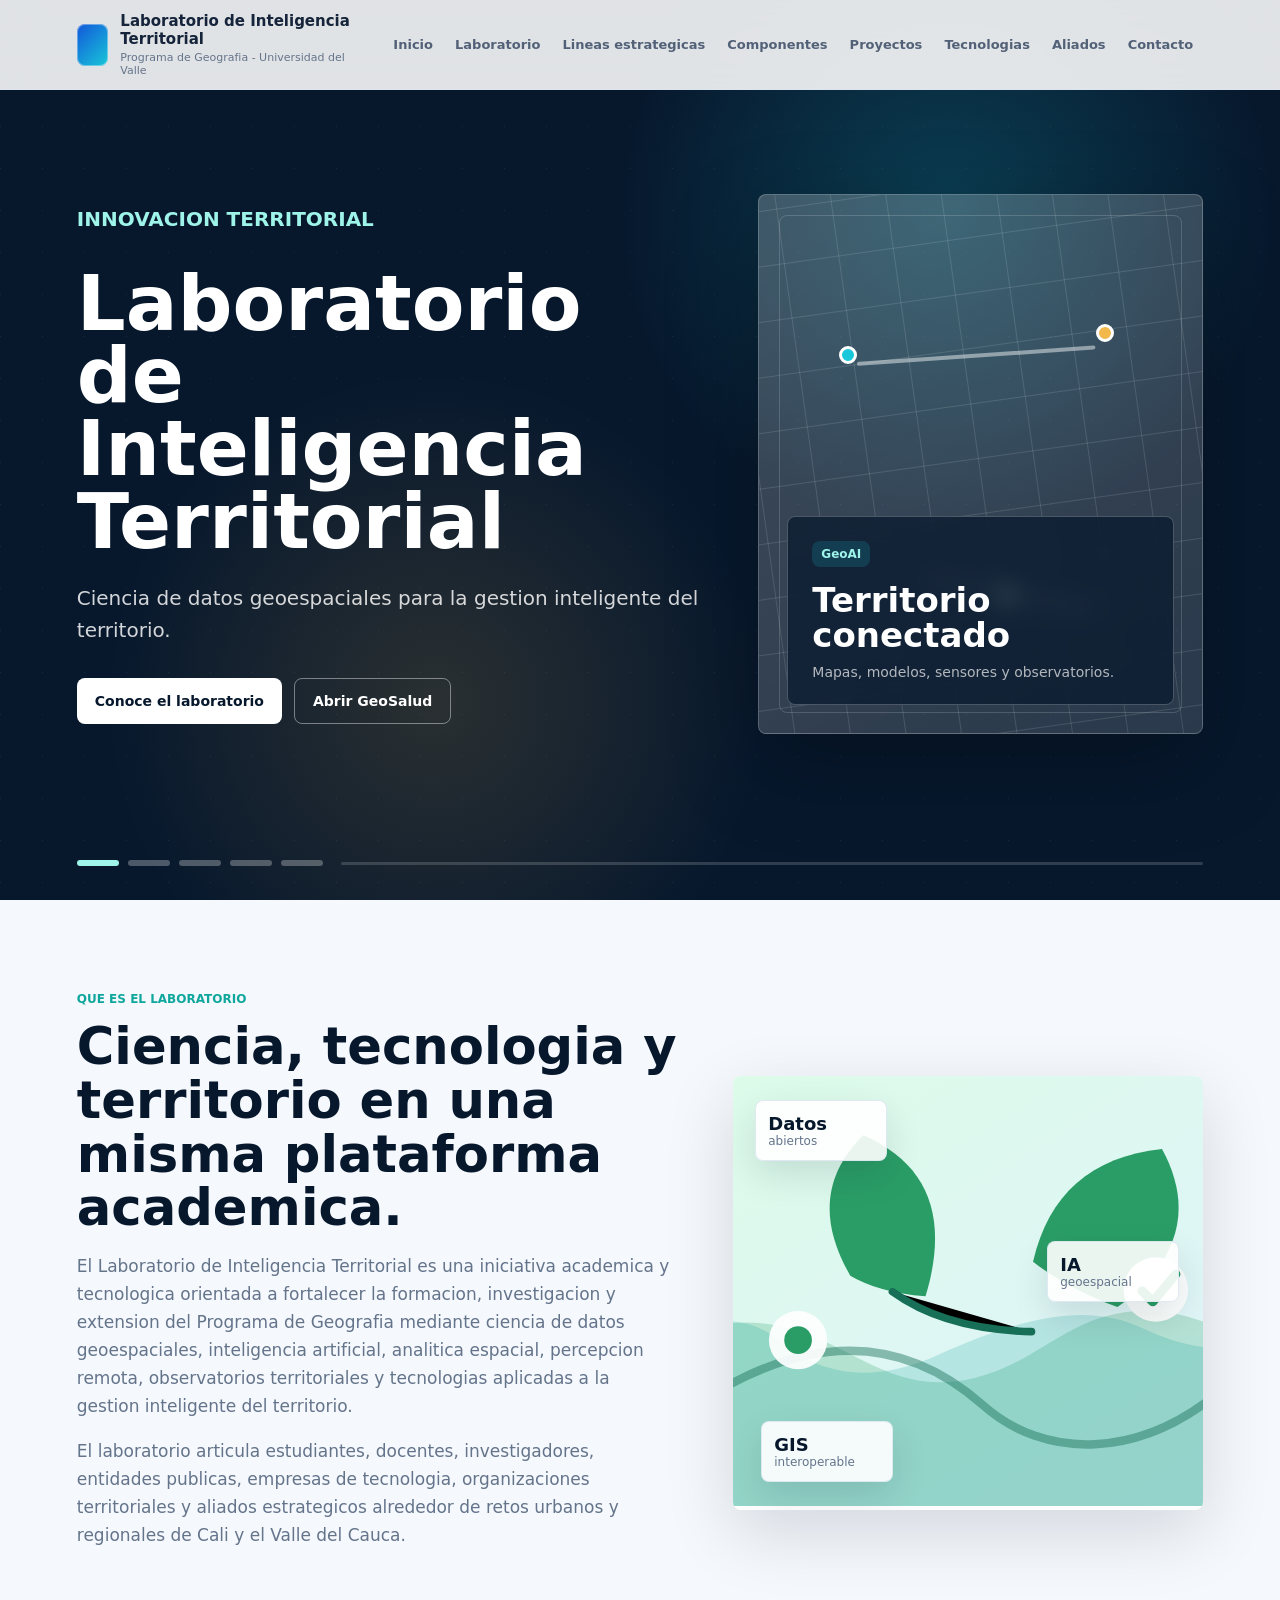
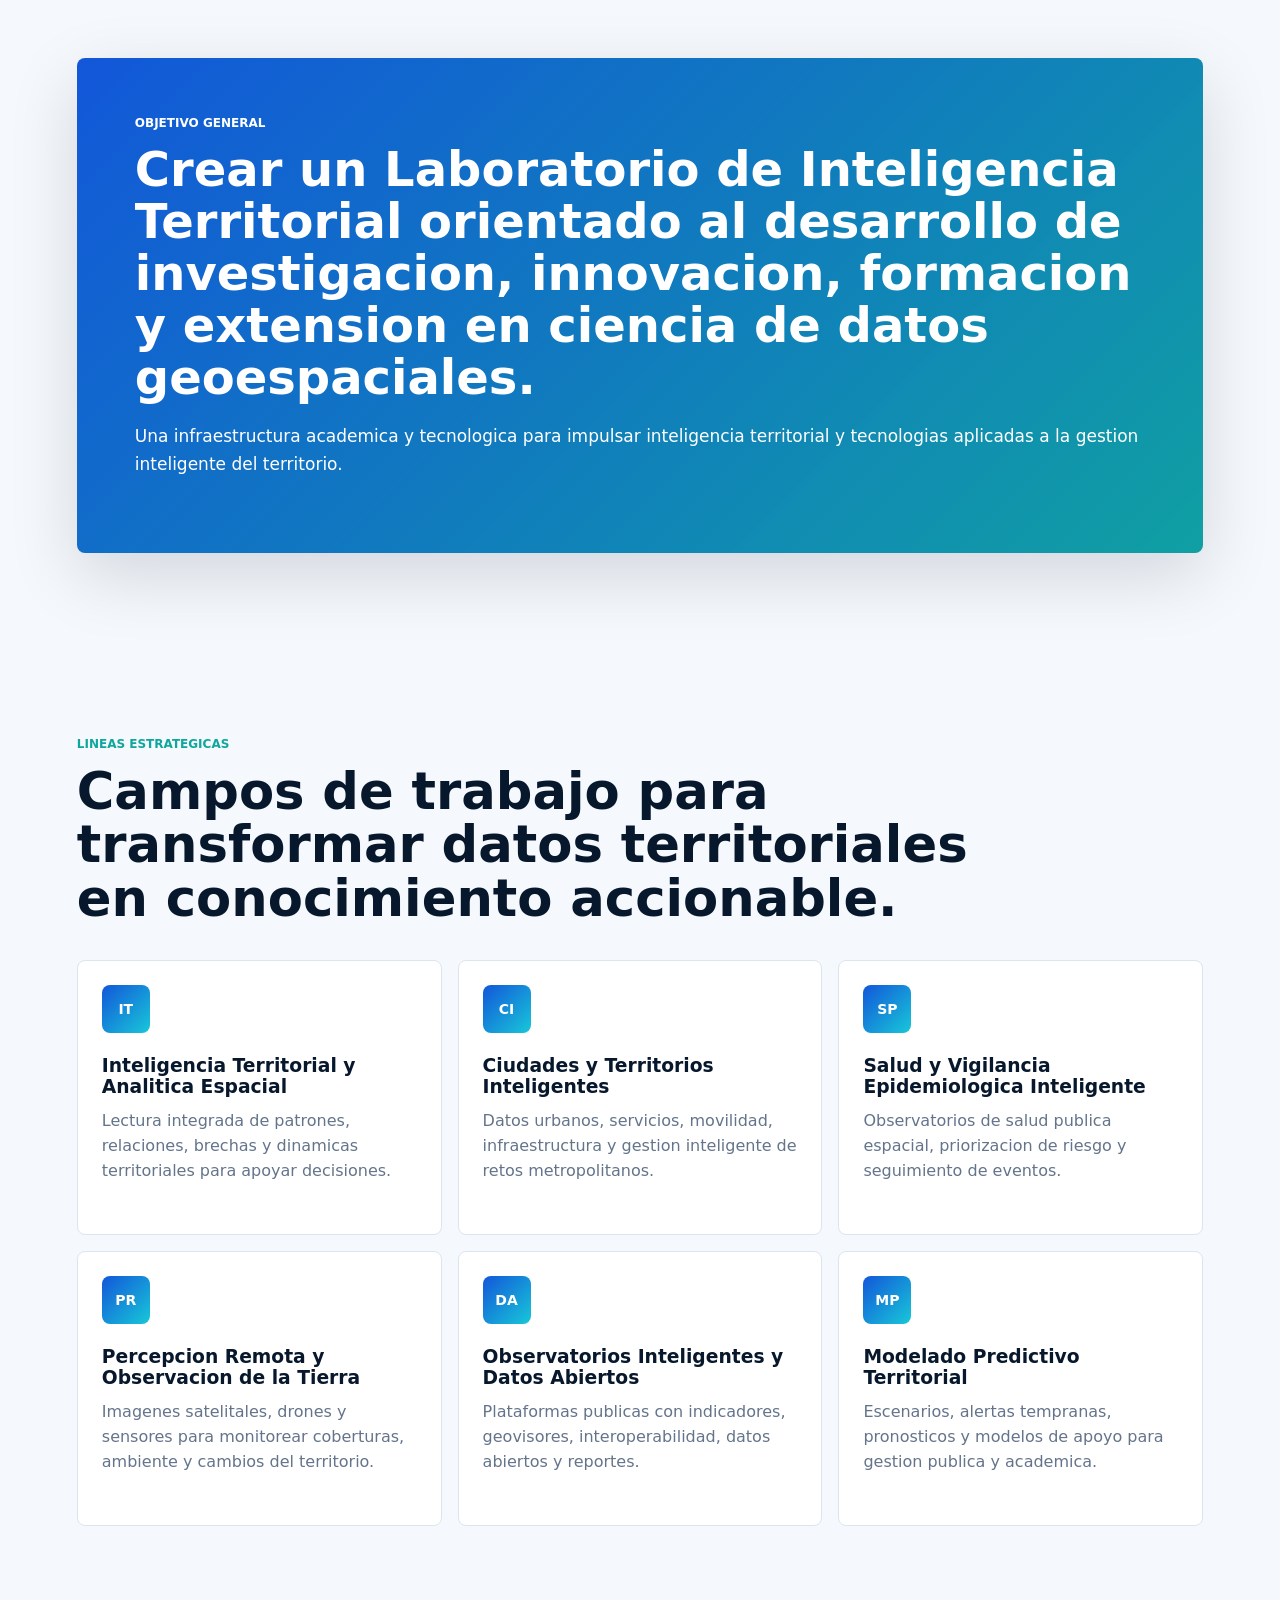
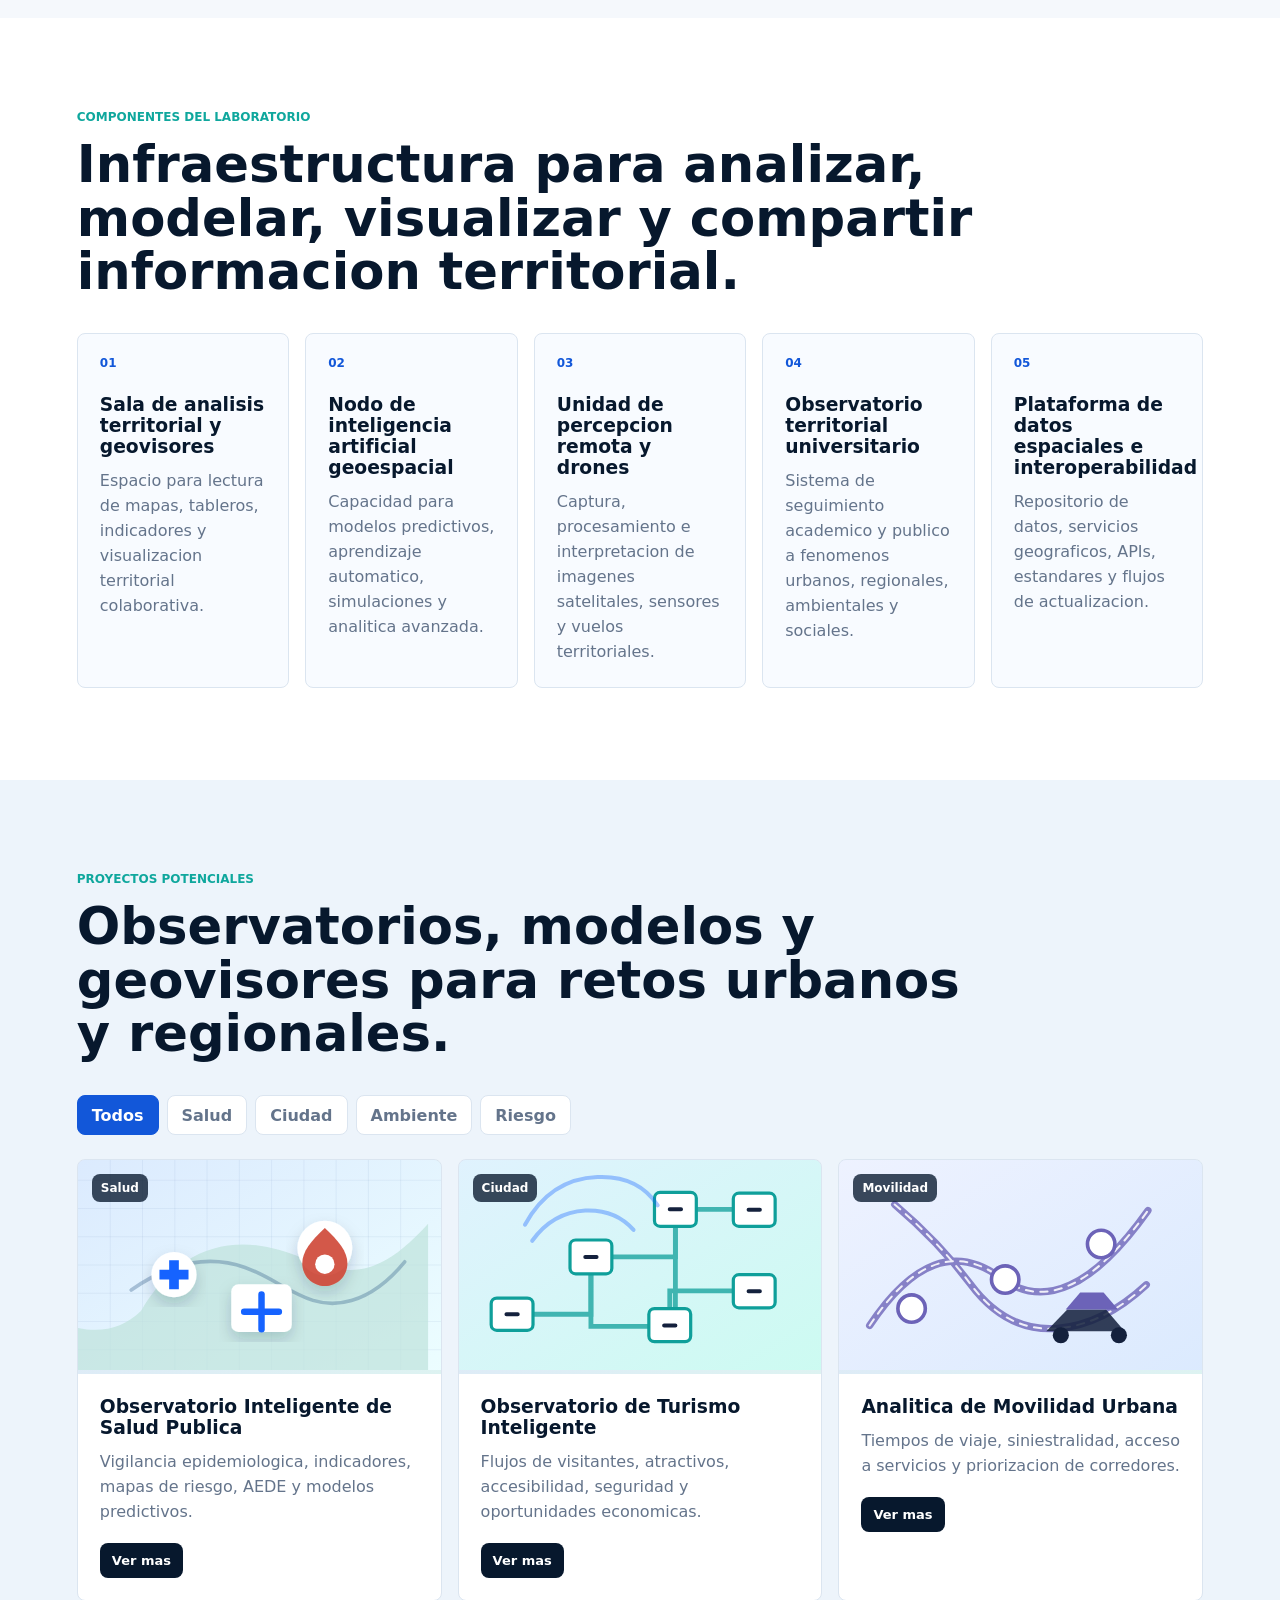
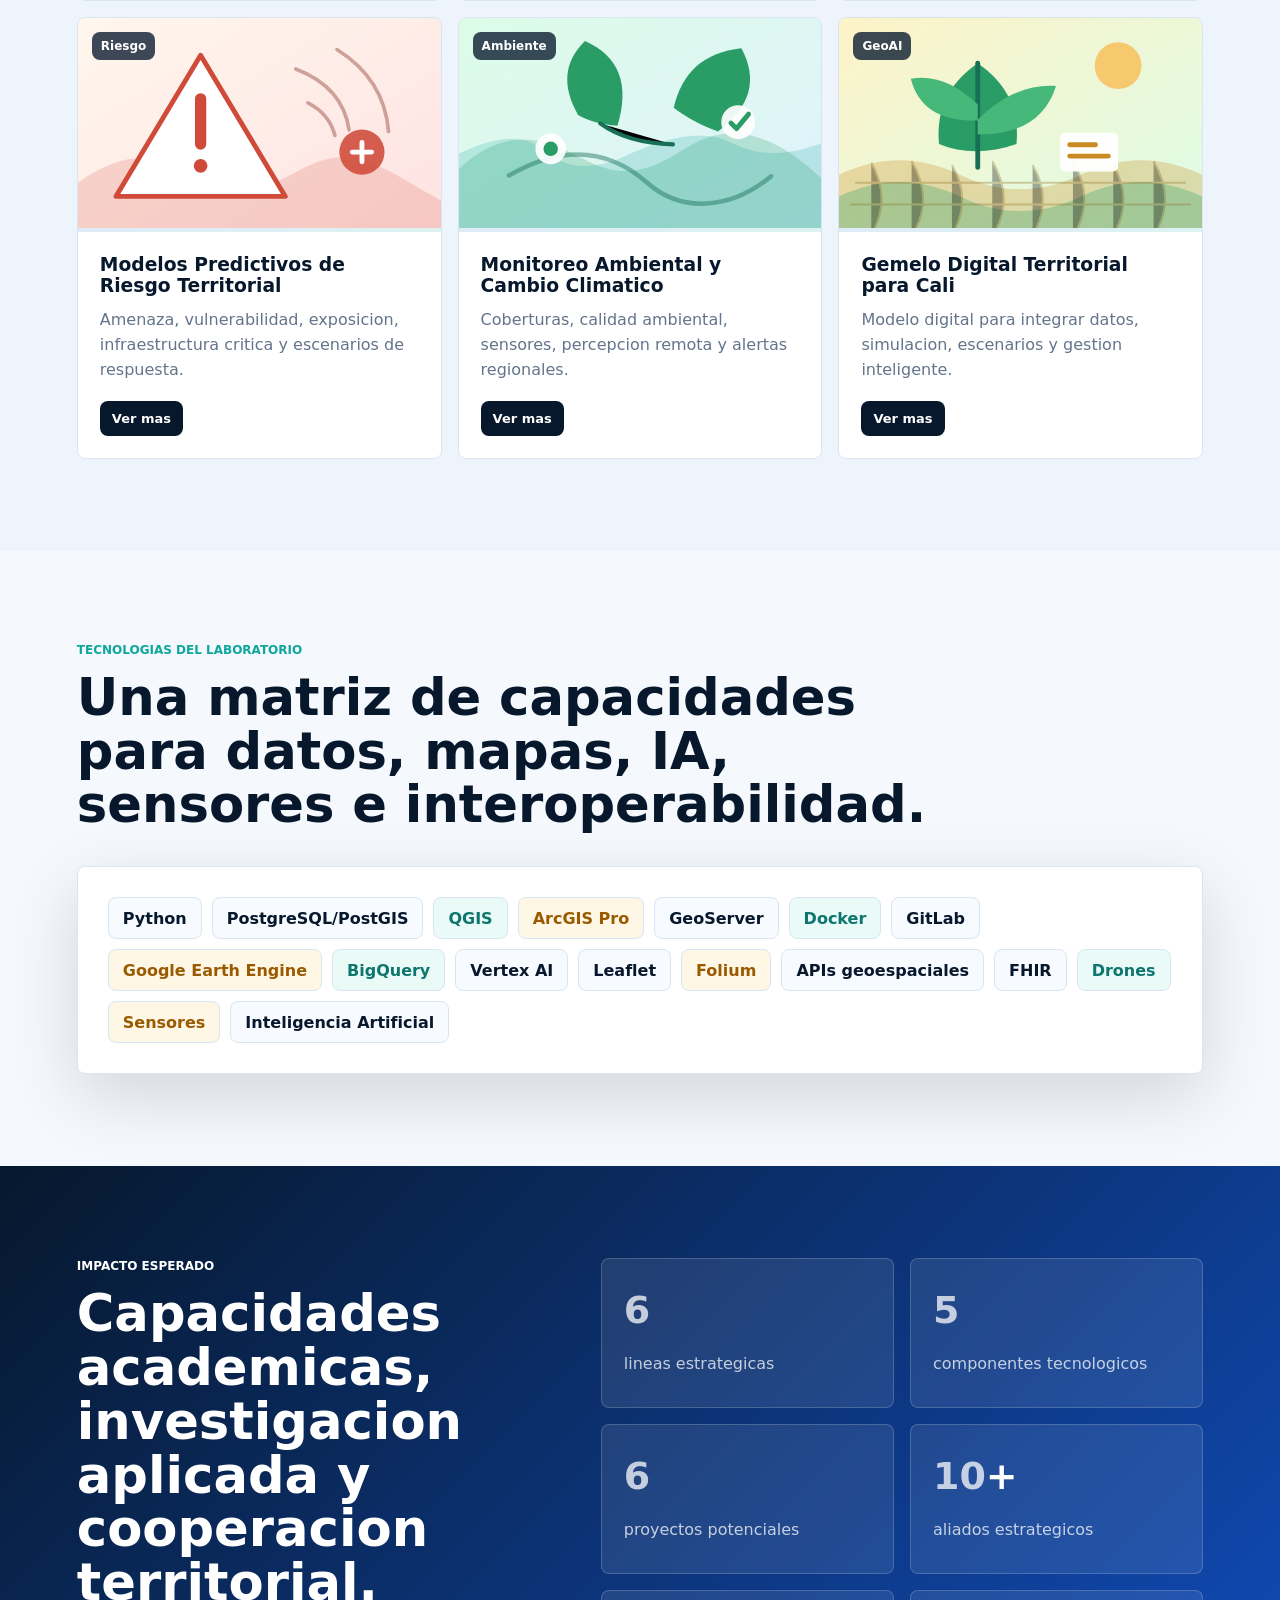
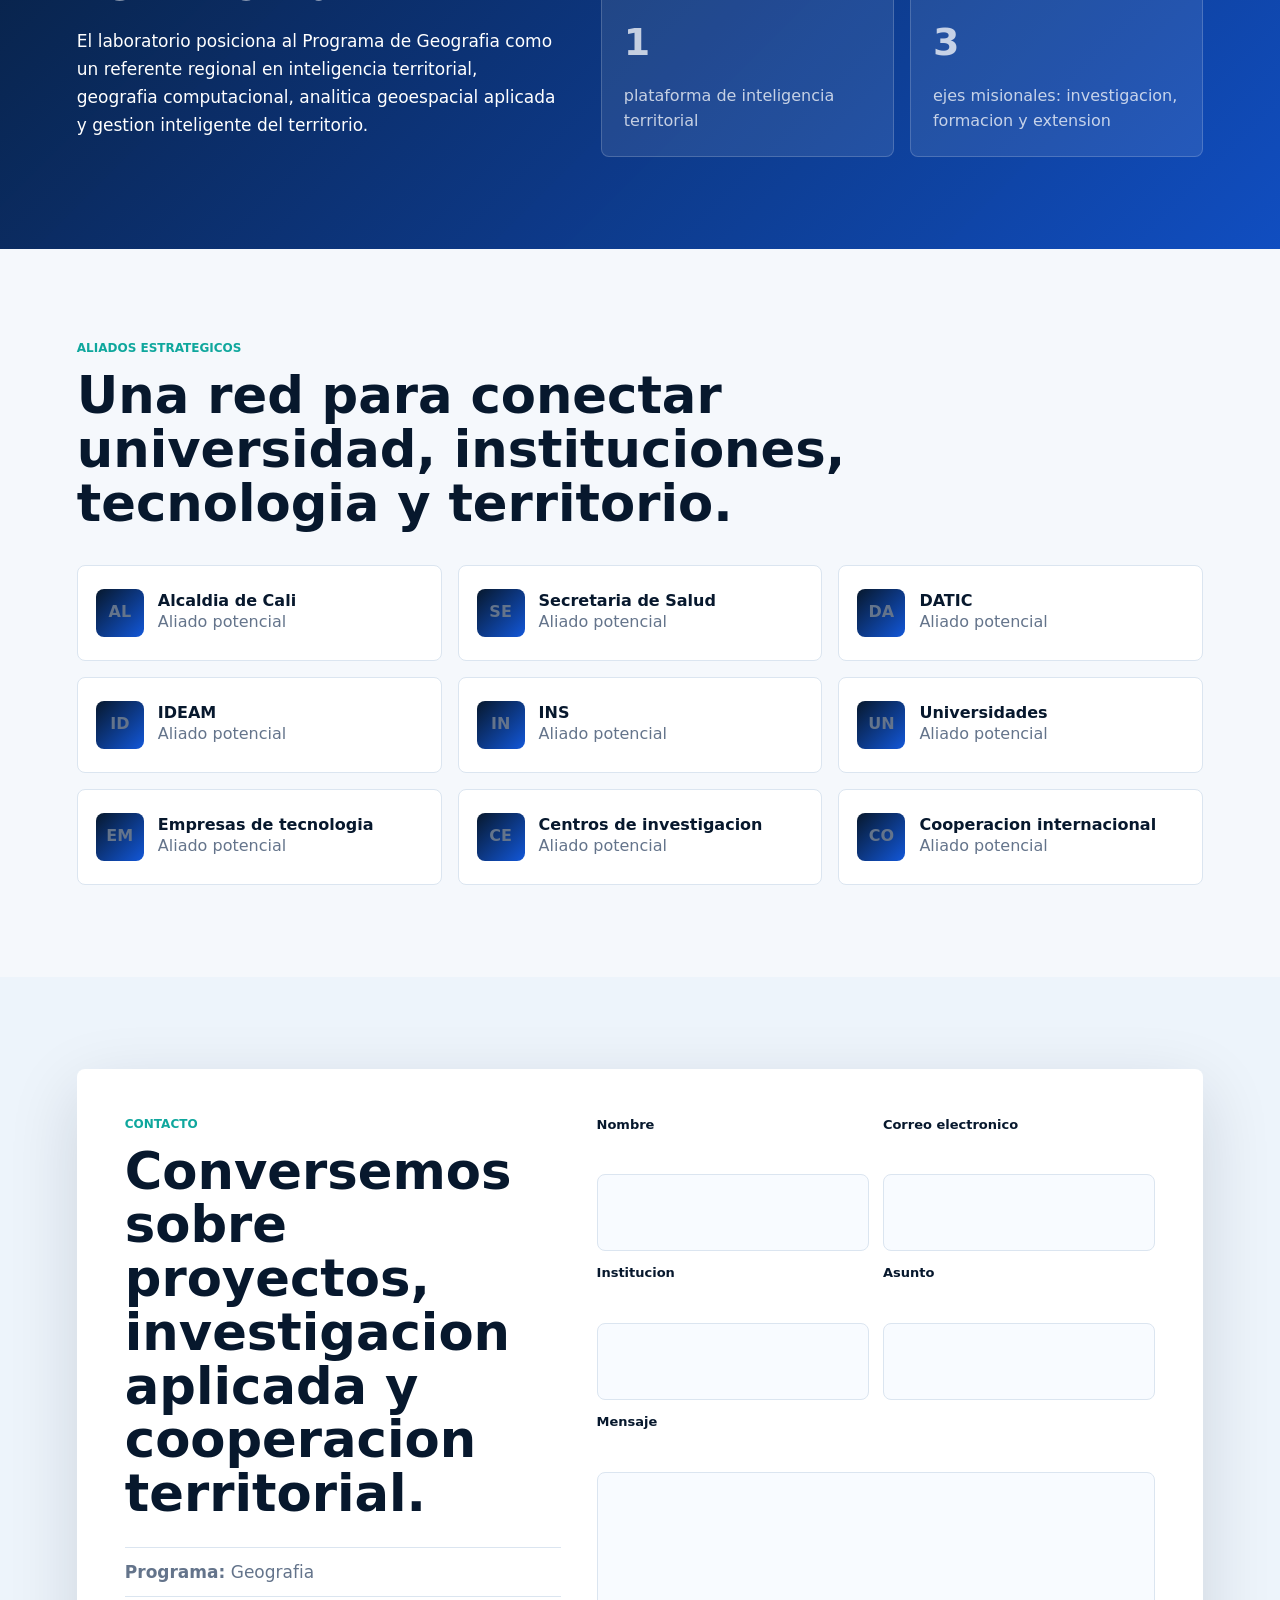
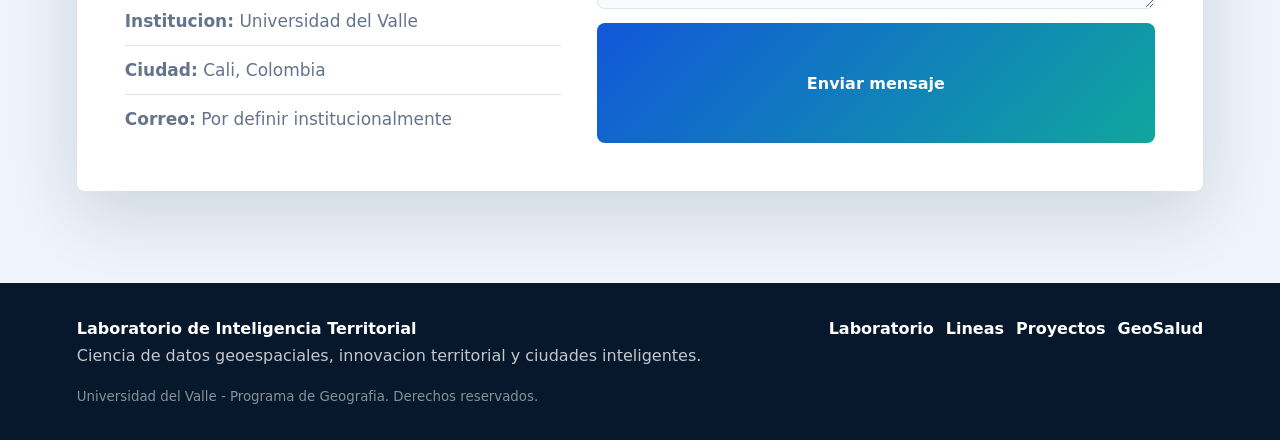
<file: frontend/index.html>
<!DOCTYPE html>
<html lang="es">
<head>
  <meta charset="UTF-8">
  <meta name="viewport" content="width=device-width, initial-scale=1.0">
  <meta name="description" content="Laboratorio de Inteligencia Territorial del Programa de Geografia de la Universidad del Valle: ciencia de datos geoespaciales, innovacion territorial y ciudades inteligentes.">
  <meta name="keywords" content="inteligencia territorial, geografia, Universidad del Valle, ciencia de datos geoespaciales, ciudades inteligentes, observatorios territoriales">
  <title>Laboratorio de Inteligencia Territorial | Universidad del Valle</title>
  <link rel="stylesheet" href="platform.css">
</head>
<body>
  <header class="site-header" id="top">
    <a class="brand" href="#inicio" aria-label="Ir al inicio">
      <span class="brand-mark" aria-hidden="true"></span>
      <span>
        <strong>Laboratorio de Inteligencia Territorial</strong>
        <small>Programa de Geografia - Universidad del Valle</small>
      </span>
    </a>

    <button class="menu-toggle" type="button" aria-label="Abrir menu" aria-expanded="false">
      <span></span>
      <span></span>
      <span></span>
    </button>

    <nav class="main-nav" aria-label="Navegacion principal">
      <a href="#inicio">Inicio</a>
      <a href="#laboratorio">Laboratorio</a>
      <a href="#lineas">Lineas estrategicas</a>
      <a href="#componentes">Componentes</a>
      <a href="#proyectos">Proyectos</a>
      <a href="#tecnologias">Tecnologias</a>
      <a href="#aliados">Aliados</a>
      <a href="#contacto">Contacto</a>
    </nav>
  </header>

  <main>
    <section class="hero-section" id="inicio" aria-label="Banner principal">
      <div class="hero-scrim"></div>

      <div class="hero-shell">
        <div class="hero-copy reveal">
          <p class="eyebrow" id="hero-kicker">Innovacion territorial</p>
          <h1 id="hero-title">Laboratorio de Inteligencia Territorial</h1>
          <p id="hero-text">Ciencia de datos geoespaciales para la gestion inteligente del territorio.</p>
          <div class="hero-actions">
            <a class="primary-link" id="hero-action" href="#laboratorio">Conoce el laboratorio</a>
            <a class="secondary-link" href="Geodata%20Salud.html">Abrir GeoSalud</a>
          </div>
        </div>

        <div class="hero-panel reveal" aria-hidden="true">
          <div class="smart-city-card">
            <div class="city-grid"></div>
            <span class="city-node n1"></span>
            <span class="city-node n2"></span>
            <span class="city-node n3"></span>
            <span class="city-route r1"></span>
            <span class="city-route r2"></span>
            <div class="data-stack">
              <span>GeoAI</span>
              <strong id="hero-panel-title">Territorio conectado</strong>
              <small id="hero-panel-copy">Mapas, modelos, sensores y observatorios.</small>
            </div>
          </div>
        </div>
      </div>

      <div class="hero-bottom">
        <div class="slide-dots" aria-label="Seleccionar banner">
          <button class="slide-dot active" type="button" data-slide="0" aria-label="Banner 1"></button>
          <button class="slide-dot" type="button" data-slide="1" aria-label="Banner 2"></button>
          <button class="slide-dot" type="button" data-slide="2" aria-label="Banner 3"></button>
          <button class="slide-dot" type="button" data-slide="3" aria-label="Banner 4"></button>
          <button class="slide-dot" type="button" data-slide="4" aria-label="Banner 5"></button>
        </div>
        <div class="hero-progress" aria-hidden="true"><span id="hero-progress"></span></div>
      </div>
    </section>

    <section class="section intro-section" id="laboratorio">
      <div class="section-kicker reveal">Que es el laboratorio</div>
      <div class="intro-grid">
        <div class="intro-text reveal">
          <h2>Ciencia, tecnologia y territorio en una misma plataforma academica.</h2>
          <p>
            El Laboratorio de Inteligencia Territorial es una iniciativa academica y tecnologica orientada a fortalecer
            la formacion, investigacion y extension del Programa de Geografia mediante ciencia de datos geoespaciales,
            inteligencia artificial, analitica espacial, percepcion remota, observatorios territoriales y tecnologias
            aplicadas a la gestion inteligente del territorio.
          </p>
          <p>
            El laboratorio articula estudiantes, docentes, investigadores, entidades publicas, empresas de tecnologia,
            organizaciones territoriales y aliados estrategicos alrededor de retos urbanos y regionales de Cali y el
            Valle del Cauca.
          </p>
        </div>

        <div class="territory-visual reveal" aria-label="Visual territorial conceptual">
          <img src="assets/sector-ambiente.svg" alt="Visualizacion territorial con capas geoespaciales">
          <div class="floating-metric m1"><strong>Datos</strong><span>abiertos</span></div>
          <div class="floating-metric m2"><strong>IA</strong><span>geoespacial</span></div>
          <div class="floating-metric m3"><strong>GIS</strong><span>interoperable</span></div>
        </div>
      </div>
    </section>

    <section class="section objective-section" aria-label="Objetivo general">
      <article class="objective-card reveal">
        <span class="eyebrow">Objetivo general</span>
        <h2>Crear un Laboratorio de Inteligencia Territorial orientado al desarrollo de investigacion, innovacion, formacion y extension en ciencia de datos geoespaciales.</h2>
        <p>
          Una infraestructura academica y tecnologica para impulsar inteligencia territorial y tecnologias aplicadas a
          la gestion inteligente del territorio.
        </p>
      </article>
    </section>

    <section class="section" id="lineas">
      <div class="section-heading reveal">
        <span class="section-kicker">Lineas estrategicas</span>
        <h2>Campos de trabajo para transformar datos territoriales en conocimiento accionable.</h2>
      </div>
      <div class="strategic-grid" id="strategic-lines"></div>
    </section>

    <section class="section components-section" id="componentes">
      <div class="section-heading reveal">
        <span class="section-kicker">Componentes del laboratorio</span>
        <h2>Infraestructura para analizar, modelar, visualizar y compartir informacion territorial.</h2>
      </div>
      <div class="components-grid" id="lab-components"></div>
    </section>

    <section class="section projects-section" id="proyectos">
      <div class="section-heading reveal">
        <span class="section-kicker">Proyectos potenciales</span>
        <h2>Observatorios, modelos y geovisores para retos urbanos y regionales.</h2>
      </div>
      <div class="filter-bar" aria-label="Filtrar proyectos">
        <button class="filter-btn active" type="button" data-filter="todos">Todos</button>
        <button class="filter-btn" type="button" data-filter="salud">Salud</button>
        <button class="filter-btn" type="button" data-filter="ciudad">Ciudad</button>
        <button class="filter-btn" type="button" data-filter="ambiente">Ambiente</button>
        <button class="filter-btn" type="button" data-filter="riesgo">Riesgo</button>
      </div>
      <div class="project-grid" id="project-grid"></div>
    </section>

    <section class="section tech-section" id="tecnologias">
      <div class="section-heading reveal">
        <span class="section-kicker">Tecnologias del laboratorio</span>
        <h2>Una matriz de capacidades para datos, mapas, IA, sensores e interoperabilidad.</h2>
      </div>
      <div class="tech-cloud" id="tech-cloud"></div>
    </section>

    <section class="section impact-section" id="impacto">
      <div class="impact-copy reveal">
        <span class="section-kicker">Impacto esperado</span>
        <h2>Capacidades academicas, investigacion aplicada y cooperacion territorial.</h2>
        <p>
          El laboratorio posiciona al Programa de Geografia como un referente regional en inteligencia territorial,
          geografia computacional, analitica geoespacial aplicada y gestion inteligente del territorio.
        </p>
      </div>
      <div class="impact-grid" id="impact-grid"></div>
    </section>

    <section class="section allies-section" id="aliados">
      <div class="section-heading reveal">
        <span class="section-kicker">Aliados estrategicos</span>
        <h2>Una red para conectar universidad, instituciones, tecnologia y territorio.</h2>
      </div>
      <div class="allies-grid" id="allies-grid"></div>
    </section>

    <section class="section contact-section" id="contacto">
      <div class="contact-panel reveal">
        <div class="contact-copy">
          <span class="section-kicker">Contacto</span>
          <h2>Conversemos sobre proyectos, investigacion aplicada y cooperacion territorial.</h2>
          <ul>
            <li><strong>Programa:</strong> Geografia</li>
            <li><strong>Institucion:</strong> Universidad del Valle</li>
            <li><strong>Ciudad:</strong> Cali, Colombia</li>
            <li><strong>Correo:</strong> Por definir institucionalmente</li>
          </ul>
        </div>

        <form class="contact-form" aria-label="Formulario de contacto">
          <label>
            Nombre
            <input type="text" name="nombre" autocomplete="name" required>
          </label>
          <label>
            Correo electronico
            <input type="email" name="correo" autocomplete="email" required>
          </label>
          <label>
            Institucion
            <input type="text" name="institucion" autocomplete="organization">
          </label>
          <label>
            Asunto
            <input type="text" name="asunto" required>
          </label>
          <label class="full-field">
            Mensaje
            <textarea name="mensaje" rows="5" required></textarea>
          </label>
          <button type="submit">Enviar mensaje</button>
        </form>
      </div>
    </section>
  </main>

  <footer class="site-footer">
    <div>
      <strong>Laboratorio de Inteligencia Territorial</strong>
      <p>Ciencia de datos geoespaciales, innovacion territorial y ciudades inteligentes.</p>
    </div>
    <nav aria-label="Enlaces rapidos">
      <a href="#laboratorio">Laboratorio</a>
      <a href="#lineas">Lineas</a>
      <a href="#proyectos">Proyectos</a>
      <a href="Geodata%20Salud.html">GeoSalud</a>
    </nav>
    <small>Universidad del Valle - Programa de Geografia. Derechos reservados.</small>
  </footer>

  <script src="platform.js"></script>
</body>
</html>
</file>
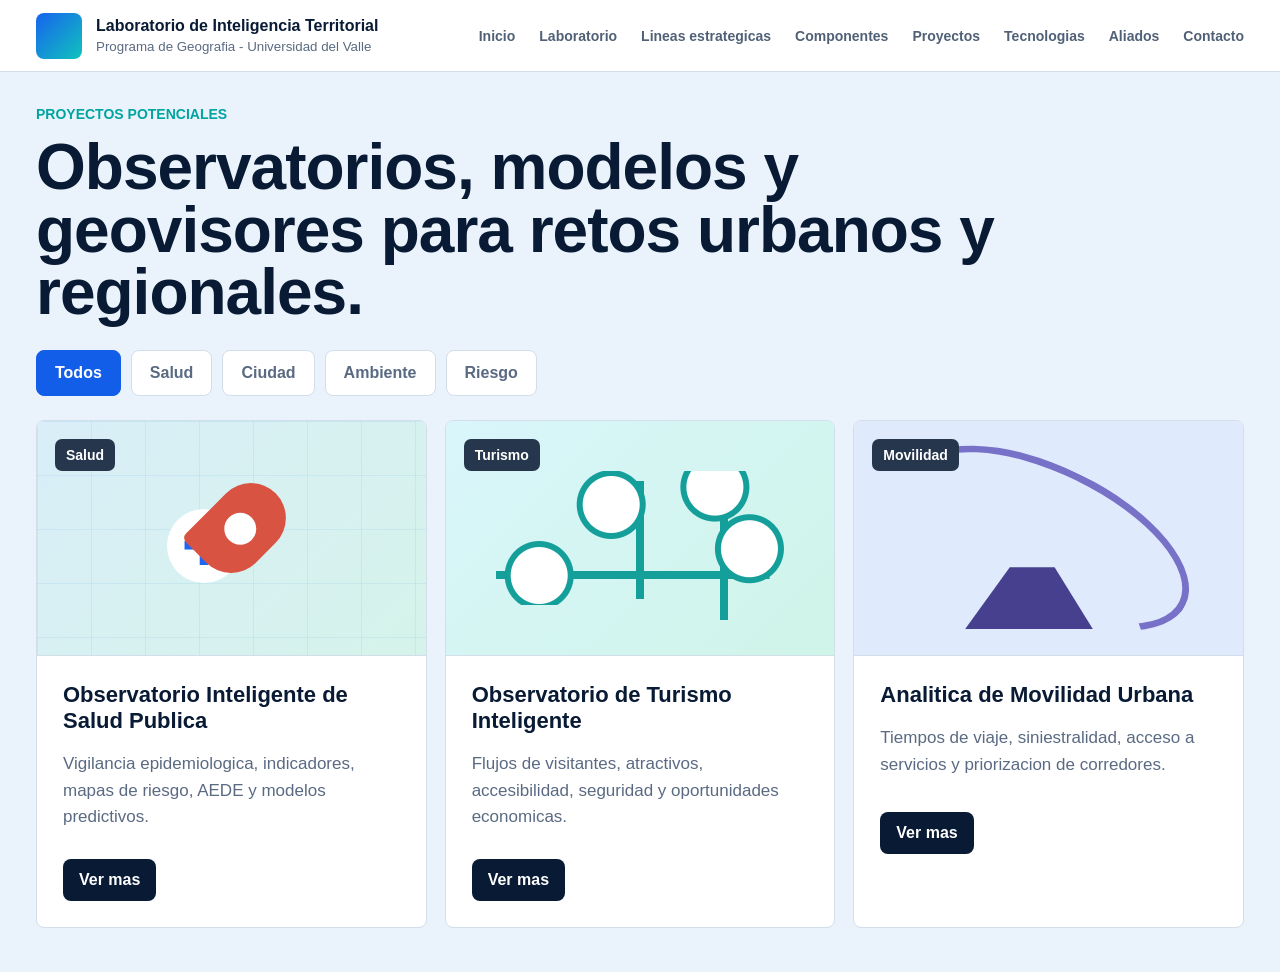
<file: laboratorio_TerrarIA_blueprint/platform/frontend/index.html>
<!doctype html>
<html lang="es">
<head>
  <meta charset="utf-8">
  <meta name="viewport" content="width=device-width, initial-scale=1">
  <title>Laboratorio de Inteligencia Territorial</title>
  <link rel="stylesheet" href="platform.css">
</head>
<body>
  <header class="topbar">
    <a class="brand" href="#">
      <span class="logo"></span>
      <span>
        <strong>Laboratorio de Inteligencia Territorial</strong>
        <small>Programa de Geografia - Universidad del Valle</small>
      </span>
    </a>
    <nav>
      <a href="#">Inicio</a>
      <a href="#">Laboratorio</a>
      <a href="#">Lineas estrategicas</a>
      <a href="#">Componentes</a>
      <a href="#">Proyectos</a>
      <a href="#">Tecnologias</a>
      <a href="#">Aliados</a>
      <a href="#">Contacto</a>
    </nav>
  </header>

  <main>
    <section class="hero">
      <p class="eyebrow">Proyectos potenciales</p>
      <h1>Observatorios, modelos y geovisores para retos urbanos y regionales.</h1>
      <div class="filters">
        <button class="active">Todos</button>
        <button>Salud</button>
        <button>Ciudad</button>
        <button>Ambiente</button>
        <button>Riesgo</button>
      </div>
    </section>

    <section class="cards">
      <article class="project salud">
        <div class="art"><span>Salud</span><div class="plus">+</div><div class="drop"></div></div>
        <div class="content">
          <h2>Observatorio Inteligente de Salud Publica</h2>
          <p>Vigilancia epidemiologica, indicadores, mapas de riesgo, AEDE y modelos predictivos.</p>
          <a href="../../observatorios/geosalud/README.md">Ver mas</a>
        </div>
      </article>

      <article class="project turismo">
        <div class="art"><span>Turismo</span><div class="network"></div></div>
        <div class="content">
          <h2>Observatorio de Turismo Inteligente</h2>
          <p>Flujos de visitantes, atractivos, accesibilidad, seguridad y oportunidades economicas.</p>
          <a href="../../observatorios/geoturismo/README.md">Ver mas</a>
        </div>
      </article>

      <article class="project movilidad">
        <div class="art"><span>Movilidad</span><div class="routes"></div></div>
        <div class="content">
          <h2>Analitica de Movilidad Urbana</h2>
          <p>Tiempos de viaje, siniestralidad, acceso a servicios y priorizacion de corredores.</p>
          <a href="#">Ver mas</a>
        </div>
      </article>
    </section>
  </main>
  <script src="platform.js"></script>
</body>
</html>
</file>
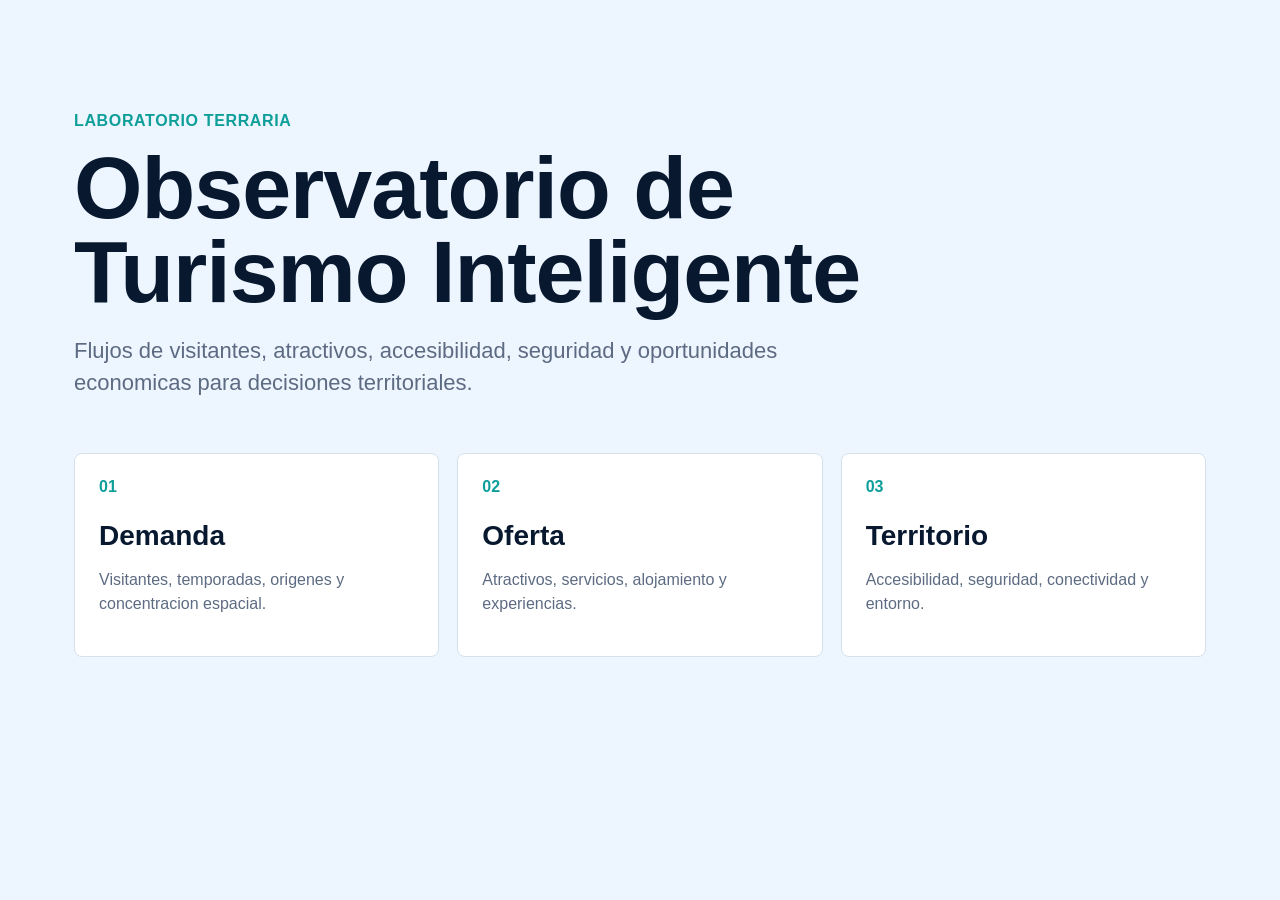
<file: laboratorio_TerrarIA_blueprint/observatorios/geoturismo/frontend/index.html>
<!doctype html>
<html lang="es">
<head>
  <meta charset="utf-8">
  <meta name="viewport" content="width=device-width, initial-scale=1">
  <title>GeoTurismo - Observatorio de Turismo Inteligente</title>
  <link rel="stylesheet" href="styles.css">
</head>
<body>
  <main class="shell">
    <section class="hero">
      <p class="eyebrow">Laboratorio TerrarIA</p>
      <h1>Observatorio de Turismo Inteligente</h1>
      <p>Flujos de visitantes, atractivos, accesibilidad, seguridad y oportunidades economicas para decisiones territoriales.</p>
    </section>
    <section class="grid">
      <article>
        <span>01</span>
        <h2>Demanda</h2>
        <p>Visitantes, temporadas, origenes y concentracion espacial.</p>
      </article>
      <article>
        <span>02</span>
        <h2>Oferta</h2>
        <p>Atractivos, servicios, alojamiento y experiencias.</p>
      </article>
      <article>
        <span>03</span>
        <h2>Territorio</h2>
        <p>Accesibilidad, seguridad, conectividad y entorno.</p>
      </article>
    </section>
  </main>
</body>
</html>
</file>
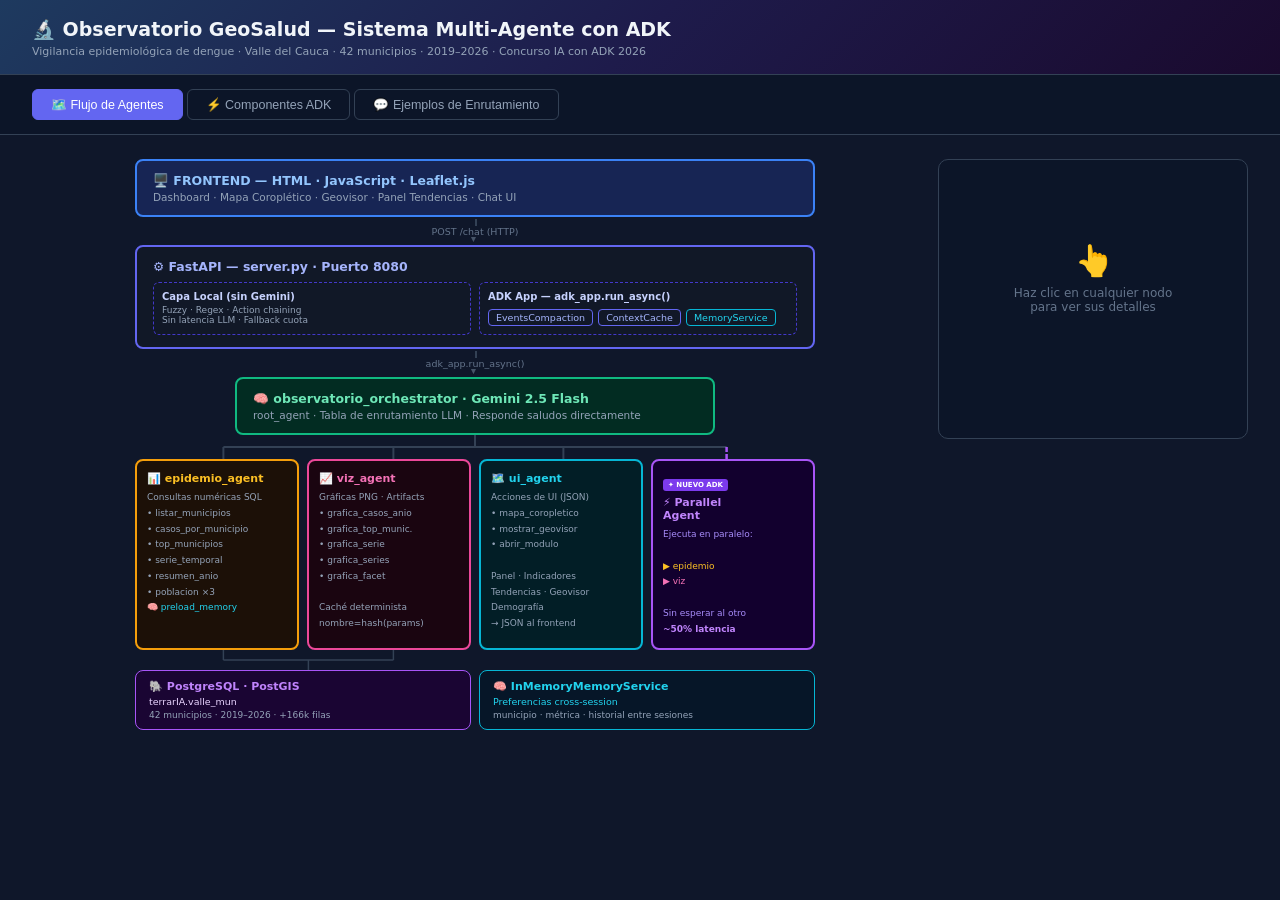
<file: docs/dashboard_agentes.html>
<!DOCTYPE html>
<html lang="es">
<head>
<meta charset="UTF-8">
<meta name="viewport" content="width=device-width, initial-scale=1.0">
<title>Observatorio GeoSalud — Arquitectura ADK</title>
<style>
:root {
  --bg:  #0f172a; --bg2: #1e293b; --bg3: #0c1528;
  --bdr: #334155; --bdr2: #475569;
  --txt: #f1f5f9; --txt2: #94a3b8; --txt3: #64748b;
  --blue: #3b82f6; --blue-l: #93c5fd;
  --ind:  #6366f1; --ind-l:  #a5b4fc;
  --grn:  #10b981; --grn-l:  #6ee7b7;
  --org:  #f59e0b; --org-l:  #fbbf24;
  --pnk:  #ec4899; --pnk-l:  #f472b6;
  --cyn:  #06b6d4; --cyn-l:  #22d3ee;
  --pur:  #a855f7; --pur-l:  #c084fc;
  --vlt:  #7c3aed;
}
*{ box-sizing:border-box; margin:0; padding:0; }
body{ background:var(--bg); color:var(--txt); font-family:'Segoe UI',system-ui,Arial,sans-serif; }

/* ── HEADER ── */
header{
  background:linear-gradient(135deg,#1e3a5f 0%,#1e1b4b 50%,#1a0a2e 100%);
  padding:18px 32px 16px; border-bottom:1px solid var(--bdr);
}
header h1{ font-size:19px; font-weight:700; margin-bottom:4px; }
header p{ font-size:11px; color:var(--txt2); }

/* ── TABS ── */
.tabs{ display:flex; gap:4px; padding:14px 32px; background:var(--bg3); border-bottom:1px solid var(--bdr); }
.tab-btn{
  padding:7px 18px; border-radius:6px; border:1px solid var(--bdr);
  background:transparent; color:var(--txt2); cursor:pointer; font-size:12.5px;
  font-weight:500; transition:all .2s;
}
.tab-btn:hover{ color:var(--txt); border-color:var(--bdr2); }
.tab-btn.on{ background:var(--ind); border-color:var(--ind); color:#fff; }

/* ── LAYOUT ── */
.content{ padding:24px 32px; }
.panel{ display:none; }
.panel.on{ display:block; }

/* ══════ TAB 1 — FLUJO ══════ */
.flow-wrap{ display:grid; grid-template-columns:1fr 310px; gap:20px; align-items:start; }
.flow-col{ display:flex; flex-direction:column; align-items:center; gap:0; }

.node{
  border-radius:8px; padding:12px 16px; width:100%; cursor:pointer;
  border:2px solid transparent; transition:all .18s; position:relative;
}
.node:hover{ filter:brightness(1.12); transform:translateY(-1px); }
.node.sel{ outline:2px solid rgba(255,255,255,.7); outline-offset:3px; }
.node-fe  { background:#172554; border-color:var(--blue); max-width:680px; }
.node-api { background:#111827; border-color:var(--ind);  max-width:680px; }
.node-orc { background:#022c22; border-color:var(--grn);  max-width:480px; }
.node-title{ font-weight:700; font-size:12.5px; margin-bottom:3px; }
.node-sub  { font-size:10.5px; color:var(--txt2); }

/* agents row */
.agents{ display:grid; grid-template-columns:repeat(4,1fr); gap:8px; width:100%; max-width:680px; }
.anode{
  border-radius:8px; padding:11px 10px; border:2px solid transparent;
  cursor:pointer; transition:all .18s; min-height:155px;
}
.anode:hover{ filter:brightness(1.12); transform:translateY(-2px); }
.anode.sel{ outline:2px solid rgba(255,255,255,.7); outline-offset:3px; }
.anode-ep{ background:#1c1007; border-color:var(--org); }
.anode-vz{ background:#1a0510; border-color:var(--pnk); }
.anode-ui{ background:#021e26; border-color:var(--cyn); }
.anode-pa{ background:#12002e; border-color:var(--pur); border-width:2.5px; }
.aname{ font-weight:700; font-size:11px; margin-bottom:5px; }
.atools{ font-size:9px; color:var(--txt2); line-height:1.75; }
.badge-new{
  display:inline-block; background:var(--vlt); color:#fff;
  font-size:7px; font-weight:700; padding:2px 5px; border-radius:3px; margin-bottom:5px;
}

/* data row */
.drow{ display:grid; grid-template-columns:1fr 1fr; gap:8px; width:100%; max-width:680px; }
.dnode{
  border-radius:8px; padding:9px 13px; border:1.5px solid transparent;
  cursor:pointer; transition:filter .18s;
}
.dnode:hover{ filter:brightness(1.1); }
.dnode.sel{ outline:2px solid rgba(255,255,255,.6); outline-offset:2px; }
.dnode-pg{ background:#1a0533; border-color:var(--pur); }
.dnode-mm{ background:#061628; border-color:var(--cyn); }

/* arrows */
.arr{
  display:flex; justify-content:center; align-items:center;
  height:28px; width:100%; max-width:680px; position:relative;
}
.arr::before{
  content:''; position:absolute; left:50%; top:2px;
  width:2px; height:16px; background:var(--bdr);
}
.arr::after{
  content:'▼'; position:absolute; left:calc(50% - 5px);
  bottom:2px; font-size:9px; color:var(--bdr2);
}
.arr-lbl{
  background:var(--bg); padding:0 6px; z-index:1;
  font-size:9.5px; color:var(--txt3);
}

/* pill row inside fastapi */
.pills{ display:flex; gap:5px; flex-wrap:wrap; margin-top:7px; }
.pill{
  font-size:9.5px; padding:2px 7px; border-radius:4px; border:1px solid;
}
.pill-i{ border-color:var(--ind); color:var(--ind-l); }
.pill-c{ border-color:var(--cyn); color:var(--cyn-l); }

/* detail panel */
.dpanel{
  background:var(--bg3); border:1px solid var(--bdr); border-radius:10px;
  padding:18px; position:sticky; top:20px; min-height:280px; transition:all .25s;
}
.dpanel h3{ font-size:13.5px; font-weight:700; margin-bottom:7px; }
.dpanel .dcls{
  font-size:9.5px; font-family:monospace; color:var(--txt3); margin-bottom:11px;
  padding:3px 8px; background:var(--bg); border-radius:4px; display:inline-block;
}
.dpanel .ddesc{ font-size:11.5px; color:var(--txt2); line-height:1.7; margin-bottom:12px; }
.ditem{
  font-size:10.5px; font-family:monospace; padding:5px 9px; background:var(--bg);
  border-radius:4px; border-left:3px solid var(--bdr); color:var(--txt2);
  margin-bottom:4px;
}
.ditem.hi{ border-left-color:var(--cyn); color:var(--cyn-l); }
.dph{ display:flex; flex-direction:column; align-items:center; justify-content:center;
       height:200px; color:var(--txt3); font-size:12px; gap:8px; text-align:center; }
.dph .ico{ font-size:30px; }

/* ══════ TAB 2 — ADK ══════ */
.adk-grid{ display:grid; grid-template-columns:repeat(2,1fr); gap:14px; }
.adk-card{ background:var(--bg3); border:1px solid var(--bdr); border-radius:10px; overflow:hidden; }
.adk-hdr{
  padding:14px 18px; cursor:pointer; display:flex; align-items:center; gap:11px;
  user-select:none; transition:background .15s;
}
.adk-hdr:hover{ background:rgba(255,255,255,.03); }
.adk-ico{ width:34px; height:34px; border-radius:8px; display:flex; align-items:center;
           justify-content:center; font-size:17px; flex-shrink:0; }
.adk-ttl{ font-weight:700; font-size:12.5px; }
.adk-cls{ font-size:9.5px; font-family:monospace; color:var(--txt3); margin-top:2px; }
.adk-chev{ margin-left:auto; color:var(--txt3); transition:transform .2s; font-size:12px; }
.adk-card.open .adk-chev{ transform:rotate(180deg); }
.adk-body{ padding:0 18px; max-height:0; overflow:hidden; transition:max-height .3s ease, padding .3s; }
.adk-card.open .adk-body{ max-height:600px; padding:0 18px 18px; }
.param{
  display:inline-block; font-size:9.5px; font-family:monospace; padding:2px 7px;
  background:var(--bg); border-radius:4px; margin:2px; color:var(--org-l);
}
.benefit{
  display:flex; align-items:flex-start; gap:8px; padding:8px 11px;
  background:var(--bg); border-radius:6px; margin-top:9px;
  font-size:11px; color:var(--txt2); line-height:1.65;
}
.code-block{
  font-family:monospace; background:var(--bg); padding:11px 13px; border-radius:6px;
  font-size:10.5px; color:var(--ind-l); line-height:1.85; margin-top:10px;
}
.mem-cycle{
  display:flex; align-items:center; gap:7px; margin-top:11px; padding:11px;
  background:var(--bg); border-radius:7px; flex-wrap:wrap;
}
.mstep{
  padding:5px 10px; border-radius:6px; font-size:10.5px;
  text-align:center; border:1px solid var(--bdr); line-height:1.4;
}
.marrow{ color:var(--txt3); font-size:13px; }

/* timing bars */
.tvis{ margin-top:11px; padding:11px; background:var(--bg); border-radius:7px; }
.trow{ display:flex; align-items:center; gap:9px; margin-bottom:7px; }
.tlbl{ font-size:9.5px; color:var(--txt3); width:82px; flex-shrink:0; }
.tbars{ display:flex; gap:3px; flex:1; }
.tbar{
  height:13px; border-radius:3px; display:flex; align-items:center;
  padding-left:7px; font-size:7.5px; color:#fff; font-weight:600;
}
.bar-e{ background:var(--org); opacity:.85; }
.bar-v{ background:var(--pnk); opacity:.85; }

/* ══════ TAB 3 — EJEMPLOS ══════ */
.ex-grid{ display:grid; grid-template-columns:repeat(2,1fr); gap:14px; }
.ex-card{
  background:var(--bg3); border:2px solid var(--bdr); border-radius:10px;
  padding:18px; position:relative;
}
.ex-ttl{ font-size:12.5px; font-weight:700; margin-bottom:9px; }
.qbox{
  background:var(--bg); border-radius:6px; padding:10px 13px;
  font-size:12.5px; font-style:italic; line-height:1.5; margin-bottom:14px;
  border-left:3px solid var(--bdr);
}
.steps{ display:flex; flex-direction:column; gap:7px; }
.step{
  display:flex; align-items:flex-start; gap:9px; font-size:11px; color:var(--txt2);
  padding:8px 10px; border-radius:6px; background:var(--bg); border-left:2px solid var(--bdr);
  opacity:0; transform:translateX(-8px); transition:opacity .3s, transform .3s;
}
.step.show{ opacity:1; transform:translateX(0); }
.sico{ font-size:13px; flex-shrink:0; }
.stxt{ line-height:1.5; }
.scode{
  font-family:monospace; font-size:9.5px; padding:2px 6px;
  background:var(--bg3); border-radius:3px; color:var(--org-l);
  display:block; margin-top:3px;
}
.rbox{
  margin-top:11px; padding:9px 12px; border-radius:6px;
  font-size:11px; line-height:1.6; border:1px solid var(--bdr);
  opacity:0; transform:translateY(5px); transition:opacity .35s .45s, transform .35s .45s;
}
.rbox.show{ opacity:1; transform:translateY(0); }
.play{
  position:absolute; bottom:12px; right:12px; padding:4px 12px;
  border-radius:5px; border:1px solid var(--bdr); background:transparent;
  color:var(--txt2); cursor:pointer; font-size:11px; transition:all .2s;
}
.play:hover{ background:var(--bg); color:var(--txt); }
.play.on{ color:var(--grn-l); border-color:var(--grn); }

/* track anim (parallel) */
.ttrack{ display:flex; align-items:center; gap:7px; margin-bottom:5px; }
.ttlbl{ font-size:9.5px; color:var(--txt3); width:90px; flex-shrink:0; }
.tbwrap{ flex:1; background:var(--bg3); border-radius:4px; height:14px; overflow:hidden; }
.tbar2{
  height:100%; border-radius:4px; width:0%;
  transition:width 1.4s ease;
  display:flex; align-items:center; padding-left:7px;
  font-size:8.5px; color:#fff; font-weight:600;
}
.tbar2.go{ width:100%; }

/* misc */
.stitle{ font-size:15px; font-weight:700; margin-bottom:5px; }
.ssub{ font-size:11.5px; color:var(--txt2); margin-bottom:18px; }
.tag-new{ display:inline-block; padding:1px 7px; border-radius:3px; font-size:9px;
           font-weight:700; background:var(--vlt); color:#fff; margin-left:7px; vertical-align:middle; }
</style>
</head>
<body>

<!-- ── HEADER ── -->
<header>
  <h1>🔬 Observatorio GeoSalud — Sistema Multi-Agente con ADK</h1>
  <p>Vigilancia epidemiológica de dengue · Valle del Cauca · 42 municipios · 2019–2026 · Concurso IA con ADK 2026</p>
</header>

<!-- ── TABS ── -->
<nav class="tabs">
  <button class="tab-btn on"  onclick="tab('flujo',this)">🗺️  Flujo de Agentes</button>
  <button class="tab-btn"     onclick="tab('adk',this)">⚡  Componentes ADK</button>
  <button class="tab-btn"     onclick="tab('ej',this)">💬  Ejemplos de Enrutamiento</button>
</nav>

<div class="content">

<!-- ══════════════════════════════════════════════
     TAB 1 — FLUJO
════════════════════════════════════════════════ -->
<div id="p-flujo" class="panel on">
  <div class="flow-wrap">

    <!-- DIAGRAM -->
    <div class="flow-col">

      <!-- Frontend -->
      <div class="node node-fe" id="n-fe" onclick="detail('fe')">
        <div class="node-title" style="color:var(--blue-l)">🖥️  FRONTEND — HTML · JavaScript · Leaflet.js</div>
        <div class="node-sub">Dashboard · Mapa Coroplético · Geovisor · Panel Tendencias · Chat UI</div>
      </div>

      <div class="arr"><span class="arr-lbl">POST /chat  (HTTP)</span></div>

      <!-- FastAPI -->
      <div class="node node-api" id="n-api" onclick="detail('api')">
        <div class="node-title" style="color:var(--ind-l)">⚙️  FastAPI — server.py · Puerto 8080</div>
        <div style="display:grid;grid-template-columns:1fr 1fr;gap:8px;margin-top:8px;">
          <div style="border:1px dashed #4338ca;border-radius:6px;padding:8px;">
            <div style="font-size:10px;font-weight:600;color:#c7d2fe;margin-bottom:3px;">Capa Local (sin Gemini)</div>
            <div style="font-size:9px;color:var(--txt2);">Fuzzy · Regex · Action chaining<br>Sin latencia LLM · Fallback cuota</div>
          </div>
          <div style="border:1px dashed #4338ca;border-radius:6px;padding:8px;">
            <div style="font-size:10px;font-weight:600;color:#c7d2fe;margin-bottom:4px;">ADK App — adk_app.run_async()</div>
            <div class="pills">
              <span class="pill pill-i">EventsCompaction</span>
              <span class="pill pill-i">ContextCache</span>
              <span class="pill pill-c">MemoryService</span>
            </div>
          </div>
        </div>
      </div>

      <div class="arr"><span class="arr-lbl">adk_app.run_async()</span></div>

      <!-- Orchestrator -->
      <div class="node node-orc" id="n-orc" onclick="detail('orc')" style="max-width:480px;align-self:center;">
        <div class="node-title" style="color:var(--grn-l)">🧠  observatorio_orchestrator · Gemini 2.5 Flash</div>
        <div class="node-sub">root_agent · Tabla de enrutamiento LLM · Responde saludos directamente</div>
      </div>

      <!-- branch lines -->
      <div style="height:24px;width:100%;max-width:680px;position:relative;flex-shrink:0;">
        <svg width="100%" height="24" style="position:absolute;overflow:visible;">
          <line x1="50%" y1="0" x2="50%" y2="12" stroke="#334155" stroke-width="2"/>
          <line x1="13%" y1="12" x2="87%" y2="12" stroke="#334155" stroke-width="2"/>
          <line x1="13%" y1="12" x2="13%" y2="24" stroke="#334155" stroke-width="2"/>
          <line x1="38%" y1="12" x2="38%" y2="24" stroke="#334155" stroke-width="2"/>
          <line x1="63%" y1="12" x2="63%" y2="24" stroke="#334155" stroke-width="2"/>
          <line x1="87%" y1="12" x2="87%" y2="24" stroke="#a855f7" stroke-width="2.5" stroke-dasharray="5,2"/>
        </svg>
      </div>

      <!-- 4 agents -->
      <div class="agents">

        <div class="anode anode-ep" id="n-ep" onclick="detail('ep')">
          <div class="aname" style="color:var(--org-l)">📊 epidemio_agent</div>
          <div class="atools">
            Consultas numéricas SQL<br>
            • listar_municipios<br>
            • casos_por_municipio<br>
            • top_municipios<br>
            • serie_temporal<br>
            • resumen_anio<br>
            • poblacion ×3<br>
            <span style="color:var(--cyn-l)">🧠 preload_memory</span>
          </div>
        </div>

        <div class="anode anode-vz" id="n-vz" onclick="detail('vz')">
          <div class="aname" style="color:var(--pnk-l)">📈 viz_agent</div>
          <div class="atools">
            Gráficas PNG · Artifacts<br>
            • grafica_casos_anio<br>
            • grafica_top_munic.<br>
            • grafica_serie<br>
            • grafica_series<br>
            • grafica_facet<br><br>
            Caché determinista<br>
            nombre=hash(params)
          </div>
        </div>

        <div class="anode anode-ui" id="n-ui" onclick="detail('ui')">
          <div class="aname" style="color:var(--cyn-l)">🗺️ ui_agent</div>
          <div class="atools">
            Acciones de UI (JSON)<br>
            • mapa_coropletico<br>
            • mostrar_geovisor<br>
            • abrir_modulo<br><br>
            Panel · Indicadores<br>
            Tendencias · Geovisor<br>
            Demografía<br>
            → JSON al frontend
          </div>
        </div>

        <div class="anode anode-pa" id="n-pa" onclick="detail('pa')">
          <div class="badge-new">✦ NUEVO ADK</div>
          <div class="aname" style="color:var(--pur-l)">⚡ Parallel<br>Agent</div>
          <div class="atools" style="color:#a78bfa;">
            Ejecuta en paralelo:<br><br>
            <span style="color:var(--org-l)">▶ epidemio</span><br>
            <span style="color:var(--pnk-l)">▶ viz</span><br><br>
            Sin esperar al otro<br>
            <span style="color:var(--pur-l);font-weight:600;">~50% latencia</span>
          </div>
        </div>

      </div>

      <!-- arrows to data -->
      <div style="height:20px;width:100%;max-width:680px;position:relative;flex-shrink:0;">
        <svg width="100%" height="20" style="position:absolute;overflow:visible;">
          <line x1="13%" y1="0" x2="13%" y2="10" stroke="#334155" stroke-width="1.5"/>
          <line x1="38%" y1="0" x2="38%" y2="10" stroke="#334155" stroke-width="1.5"/>
          <line x1="13%" y1="10" x2="38%" y2="10" stroke="#334155" stroke-width="1.5"/>
          <line x1="25.5%" y1="10" x2="25.5%" y2="20" stroke="#334155" stroke-width="1.5"/>
          <polygon points="calc(25.5% - 5px),17 calc(25.5% + 5px),17 25.5%,20" fill="#334155"/>
        </svg>
      </div>

      <!-- Data layer -->
      <div class="drow">
        <div class="dnode dnode-pg" id="n-pg" onclick="detail('pg')">
          <div style="font-size:11px;font-weight:700;color:var(--pur-l);margin-bottom:3px;">🐘 PostgreSQL · PostGIS</div>
          <div style="font-size:9.5px;color:#e9d5ff;">terrarIA.valle_mun</div>
          <div style="font-size:9px;color:var(--txt2);margin-top:3px;">42 municipios · 2019–2026 · +166k filas</div>
        </div>
        <div class="dnode dnode-mm" id="n-mm" onclick="detail('mm')">
          <div style="font-size:11px;font-weight:700;color:var(--cyn-l);margin-bottom:3px;">🧠 InMemoryMemoryService</div>
          <div style="font-size:9.5px;color:var(--cyn-l);">Preferencias cross-session</div>
          <div style="font-size:9px;color:var(--txt2);margin-top:3px;">municipio · métrica · historial entre sesiones</div>
        </div>
      </div>

    </div>
    <!-- END DIAGRAM -->

    <!-- DETAIL PANEL -->
    <div class="dpanel" id="dpanel">
      <div class="dph">
        <div class="ico">👆</div>
        <div>Haz clic en cualquier nodo<br>para ver sus detalles</div>
      </div>
    </div>

  </div>
</div>

<!-- ══════════════════════════════════════════════
     TAB 2 — ADK COMPONENTS
════════════════════════════════════════════════ -->
<div id="p-adk" class="panel">
  <div class="stitle">Componentes ADK Implementados</div>
  <div class="ssub">Cada componente extiende el patrón <code>Runner</code> básico. Haz clic para expandir y ver detalles.</div>

  <div class="adk-grid">

    <!-- ① App -->
    <div class="adk-card" onclick="toggleAdk(this)">
      <div class="adk-hdr">
        <div class="adk-ico" style="background:#1e1b4b;color:var(--ind-l);">🏗️</div>
        <div>
          <div class="adk-ttl" style="color:var(--ind-l);">① App  — reemplaza Runner</div>
          <div class="adk-cls">google.adk.apps.app.App</div>
        </div>
        <div class="adk-chev">▼</div>
      </div>
      <div class="adk-body">
        <div class="benefit"><span>💡</span><span>Patrón oficial de ADK que habilita compactación, caché de contexto y memoria en <strong>una sola instancia</strong>. Con <code>Runner</code> básico ninguna de estas funciones está disponible.</span></div>
        <div class="code-block">
          adk_app = App(<br>
          &nbsp;&nbsp;name = "observatorio_geosalud",<br>
          &nbsp;&nbsp;root_agent = root_agent,<br>
          &nbsp;&nbsp;session_service = InMemorySessionService(),<br>
          &nbsp;&nbsp;artifact_service = InMemoryArtifactService(),<br>
          &nbsp;&nbsp;events_compaction_config = EventsCompactionConfig(...),<br>
          &nbsp;&nbsp;context_cache_config = ContextCacheConfig(...),<br>
          &nbsp;&nbsp;memory_service = InMemoryMemoryService(),<br>
          )
        </div>
      </div>
    </div>

    <!-- ② EventsCompaction -->
    <div class="adk-card" onclick="toggleAdk(this)">
      <div class="adk-hdr">
        <div class="adk-ico" style="background:#1e1b4b;color:var(--ind-l);">🗜️</div>
        <div>
          <div class="adk-ttl" style="color:var(--ind-l);">② EventsCompactionConfig</div>
          <div class="adk-cls">google.adk.apps.app.EventsCompactionConfig</div>
        </div>
        <div class="adk-chev">▼</div>
      </div>
      <div class="adk-body">
        <div style="margin-bottom:9px;">
          <span class="param">token_threshold = 16 000</span>
          <span class="param">event_retention_size = 4</span>
          <span class="param">compaction_interval = 15</span>
          <span class="param">overlap_size = 2</span>
        </div>
        <div class="benefit"><span>💡</span><span>Comprime automáticamente el historial cuando supera <strong>16 000 tokens</strong>. Conserva siempre los últimos 4 eventos sin comprimir para mantener coherencia.</span></div>
        <div style="margin-top:11px;font-size:11px;color:var(--txt2);">
          <div style="margin-bottom:6px;font-weight:600;color:var(--txt3);">Impacto en sesión larga:</div>
          <div style="display:flex;gap:10px;align-items:center;font-size:11px;">
            <span style="color:#ef4444;">Sin compactar → ~40k tokens/turno</span>
            <span style="color:var(--bdr2);">→</span>
            <span style="color:var(--cyn-l);">Compactado → ~8k tokens/turno</span>
          </div>
        </div>
      </div>
    </div>

    <!-- ③ ContextCache -->
    <div class="adk-card" onclick="toggleAdk(this)">
      <div class="adk-hdr">
        <div class="adk-ico" style="background:#1e1b4b;color:var(--ind-l);">⚡</div>
        <div>
          <div class="adk-ttl" style="color:var(--ind-l);">③ ContextCacheConfig</div>
          <div class="adk-cls">google.adk.agents.context_cache_config.ContextCacheConfig</div>
        </div>
        <div class="adk-chev">▼</div>
      </div>
      <div class="adk-body">
        <div style="margin-bottom:9px;">
          <span class="param">min_tokens = 2 048</span>
          <span class="param">ttl_seconds = 600</span>
          <span class="param">cache_intervals = 10</span>
        </div>
        <div class="benefit"><span>💡</span><span>Cachea los <strong>system prompts estáticos</strong> con Gemini 2.0+. Los prompts del orquestador y subagentes superan 3k tokens — se envían una vez y se referencian por hash en los siguientes 600 s.</span></div>
        <div style="margin-top:10px;font-size:11px;color:var(--txt2);">
          Los prompts no cambian entre turnos → cada turno ahorra el costo de procesar ~3-5k tokens de instrucciones repetidas.
        </div>
      </div>
    </div>

    <!-- ④ MemoryService -->
    <div class="adk-card" onclick="toggleAdk(this)" style="border-color:#164e63;">
      <div class="adk-hdr">
        <div class="adk-ico" style="background:#061628;color:var(--cyn-l);">🧠</div>
        <div>
          <div class="adk-ttl" style="color:var(--cyn-l);">④ InMemoryMemoryService + preload_memory</div>
          <div class="adk-cls">google.adk.memory.InMemoryMemoryService  ·  google.adk.tools.preload_memory</div>
        </div>
        <div class="adk-chev">▼</div>
      </div>
      <div class="adk-body">
        <div class="benefit"><span>💡</span><span>Persiste preferencias del usuario entre <strong>sesiones distintas</strong>. Al final de cada turno: <code>add_session_to_memory()</code>. Al inicio del siguiente: <code>preload_memory</code> las carga automáticamente.</span></div>
        <div class="mem-cycle">
          <div class="mstep" style="border-color:var(--cyn);color:var(--cyn-l);">Sesión 1<br><small style="color:var(--txt2);">"prefiero incidencia"</small></div>
          <div class="marrow">→</div>
          <div class="mstep">add_session<br><small style="color:var(--txt3);">_to_memory()</small></div>
          <div class="marrow">→</div>
          <div class="mstep" style="background:var(--bg3);">MemoryService<br><small style="color:var(--txt3);">InMemory</small></div>
          <div class="marrow">→</div>
          <div class="mstep">preload<br><small style="color:var(--txt3);">_memory</small></div>
          <div class="marrow">→</div>
          <div class="mstep" style="border-color:var(--cyn);color:var(--cyn-l);">Sesión 2<br><small style="color:var(--cyn-l);">ya recuerda ✅</small></div>
        </div>
        <div style="margin-top:9px;font-size:11px;color:var(--txt2);">Resultado: el agente responde en "incidencia" sin que el usuario vuelva a pedirlo en la próxima sesión.</div>
      </div>
    </div>

    <!-- ⑤ ParallelAgent — FULL WIDTH -->
    <div class="adk-card" onclick="toggleAdk(this)" style="grid-column:1/-1;border-color:#4c1d95;">
      <div class="adk-hdr">
        <div class="adk-ico" style="background:#12002e;color:var(--pur-l);">⚡</div>
        <div>
          <div class="adk-ttl" style="color:var(--pur-l);">⑤ ParallelAgent — epidemio_viz_parallel<span class="tag-new">✦ NUEVO</span></div>
          <div class="adk-cls">google.adk.agents.parallel_agent.ParallelAgent</div>
        </div>
        <div class="adk-chev">▼</div>
      </div>
      <div class="adk-body">
        <div style="display:grid;grid-template-columns:1fr 1fr;gap:16px;">
          <div>
            <div class="benefit"><span>💡</span><span>Ejecuta <strong>epidemio_agent</strong> y <strong>viz_agent</strong> en paralelo cuando el usuario pide datos y gráfica en el mismo mensaje. Sin dependencias entre ramas → ambos procesan simultáneamente.</span></div>
            <div class="code-block">
              epidemio_viz_parallel = ParallelAgent(<br>
              &nbsp;&nbsp;name = "epidemio_viz_parallel",<br>
              &nbsp;&nbsp;description = "Usame cuando el usuario<br>
              &nbsp;&nbsp;&nbsp;&nbsp;pida datos Y gráfica en el mismo turno.",<br>
              &nbsp;&nbsp;sub_agents = [epidemio_agent, viz_agent],<br>
              )
            </div>
            <div style="margin-top:10px;font-size:11px;color:var(--txt2);">
              <strong style="color:var(--txt3);">Triggers:</strong> "dame el top y la gráfica" · "serie en tabla y gráfico" · "visualiza y muéstrame los números"
            </div>
          </div>
          <div>
            <div class="tvis">
              <div style="font-size:10.5px;color:var(--txt3);margin-bottom:9px;font-weight:600;">Comparación de latencia total:</div>
              <div class="trow">
                <div class="tlbl">Secuencial:</div>
                <div class="tbars">
                  <div class="tbar bar-e" style="width:48%;">epidemio</div>
                  <div class="tbar bar-v" style="width:48%;">viz</div>
                </div>
              </div>
              <div class="trow">
                <div class="tlbl">Paralelo:</div>
                <div class="tbars" style="position:relative;height:13px;">
                  <div class="tbar bar-e" style="width:48%;position:absolute;">epidemio</div>
                  <div class="tbar bar-v" style="width:48%;position:absolute;opacity:.55;">viz</div>
                </div>
                <span style="font-size:10.5px;color:var(--pur-l);font-weight:700;margin-left:8px;white-space:nowrap;">⚡ ÷ 2</span>
              </div>
            </div>
            <div style="margin-top:9px;font-size:11px;color:var(--txt2);">
              Sin race conditions: epidemio escribe a <code>last_municipio / last_anio</code> y viz a <code>_chart_cache</code> — state keys distintos.
            </div>
          </div>
        </div>
      </div>
    </div>

  </div>
</div>

<!-- ══════════════════════════════════════════════
     TAB 3 — EJEMPLOS
════════════════════════════════════════════════ -->
<div id="p-ej" class="panel">
  <div class="stitle">Cómo el orquestador enruta cada consulta</div>
  <div class="ssub">Presiona ▶ Simular en cada tarjeta para ver el flujo paso a paso.</div>

  <div class="ex-grid">

    <!-- 1: epidemio -->
    <div class="ex-card" style="border-color:#f59e0b30;">
      <div class="ex-ttl" style="color:var(--org-l);">📊 Consulta numérica → epidemio_agent</div>
      <div class="qbox" style="border-left-color:var(--org);">"¿Cuántos casos de dengue tuvo Cali en 2024?"</div>
      <div class="steps" id="s1">
        <div class="step" style="border-left-color:var(--ind);">
          <span class="sico">🧠</span>
          <span class="stxt">Orchestrator analiza la intención del mensaje
            <span class="scode">intent: consulta numérica → epidemio_agent</span>
          </span>
        </div>
        <div class="step" style="border-left-color:var(--cyn);">
          <span class="sico">🧠</span>
          <span class="stxt">preload_memory carga preferencias de la sesión anterior
            <span class="scode">memoria recuperada: "usuario prefiere incidencia"</span>
          </span>
        </div>
        <div class="step" style="border-left-color:var(--org);">
          <span class="sico">🔧</span>
          <span class="stxt">epidemio_agent ejecuta la herramienta SQL
            <span class="scode">casos_por_municipio_anio("CALI", 2024)</span>
          </span>
        </div>
        <div class="step" style="border-left-color:var(--grn);">
          <span class="sico">📤</span>
          <span class="stxt">PostgreSQL/PostGIS retorna el dato
            <span class="scode">→ 4.823 casos · incidencia 183.4/100k hab.</span>
          </span>
        </div>
      </div>
      <div class="rbox" id="r1" style="background:#1c1007;border-color:#f59e0b50;color:#fed7aa;">
        ✅ <strong>Cali 2024:</strong> 4.823 casos · Incidencia 183.4/100k · Responde en <em>incidencia</em> por preferencia recordada de sesión anterior, sin que el usuario lo repita.
      </div>
      <button class="play" id="b1" onclick="sim(1,event)">▶ Simular</button>
    </div>

    <!-- 2: viz -->
    <div class="ex-card" style="border-color:#ec489930;">
      <div class="ex-ttl" style="color:var(--pnk-l);">📈 Solicitud visual → viz_agent</div>
      <div class="qbox" style="border-left-color:var(--pnk);">"Dame la gráfica del top 5 de municipios en 2024"</div>
      <div class="steps" id="s2">
        <div class="step" style="border-left-color:var(--ind);">
          <span class="sico">🧠</span>
          <span class="stxt">Orchestrator detecta solicitud de imagen/gráfica
            <span class="scode">intent: visual PNG → viz_agent</span>
          </span>
        </div>
        <div class="step" style="border-left-color:var(--pnk);">
          <span class="sico">🔧</span>
          <span class="stxt">viz_agent llama la herramienta de visualización
            <span class="scode">grafica_top_municipios(anio=2024, n=5)</span>
          </span>
        </div>
        <div class="step" style="border-left-color:var(--pur);">
          <span class="sico">🗂️</span>
          <span class="stxt">Caché determinista — verifica si el artifact ya existe
            <span class="scode">artifact "top5_casos_2024.png" → ¡ya existe!</span>
          </span>
        </div>
        <div class="step" style="border-left-color:var(--grn);">
          <span class="sico">📤</span>
          <span class="stxt">Reutiliza el PNG sin volver a generarlo
            <span class="scode">→ PNG desde InMemoryArtifactService · 0 ms matplotlib</span>
          </span>
        </div>
      </div>
      <div class="rbox" id="r2" style="background:#1a0510;border-color:#ec489950;color:#fbcfe8;">
        ✅ <strong>Gráfica PNG:</strong> top 5 municipios 2024 reutilizada desde caché · 0 ms de procesamiento matplotlib · Artifact devuelto al frontend.
      </div>
      <button class="play" id="b2" onclick="sim(2,event)">▶ Simular</button>
    </div>

    <!-- 3: ui -->
    <div class="ex-card" style="border-color:#06b6d430;">
      <div class="ex-ttl" style="color:var(--cyn-l);">🗺️ Control de UI → ui_agent</div>
      <div class="qbox" style="border-left-color:var(--cyn);">"Abre el mapa de incidencia de 2024 sin incluir Cali"</div>
      <div class="steps" id="s3">
        <div class="step" style="border-left-color:var(--ind);">
          <span class="sico">🧠</span>
          <span class="stxt">Orchestrator detecta acción de interfaz
            <span class="scode">intent: navegación UI → ui_agent</span>
          </span>
        </div>
        <div class="step" style="border-left-color:var(--cyn);">
          <span class="sico">🔧</span>
          <span class="stxt">ui_agent ejecuta la herramienta de mapa
            <span class="scode">mostrar_mapa_coropletico(var="incidencia_dengue", anio=2024, incluir_cali=False)</span>
          </span>
        </div>
        <div class="step" style="border-left-color:var(--pnk);">
          <span class="sico">📡</span>
          <span class="stxt">Retorna JSON action al frontend (sin esperar LLM)
            <span class="scode">{"type":"map","var":"incidencia_dengue","anio":2024,"incluir_cali":false}</span>
          </span>
        </div>
        <div class="step" style="border-left-color:var(--grn);">
          <span class="sico">🌍</span>
          <span class="stxt">Frontend actualiza Leaflet.js sin recargar
            <span class="scode">→ coroplético renderizado con geom PostGIS (41 municipios)</span>
          </span>
        </div>
      </div>
      <div class="rbox" id="r3" style="background:#021e26;border-color:#06b6d450;color:#a5f3fc;">
        ✅ <strong>Mapa actualizado:</strong> incidencia 2024 · 41 municipios (sin Cali) · JSON action via capa local FastAPI · Leaflet.js renderiza en tiempo real.
      </div>
      <button class="play" id="b3" onclick="sim(3,event)">▶ Simular</button>
    </div>

    <!-- 4: parallel -->
    <div class="ex-card" style="border-color:#a855f750;">
      <div class="ex-ttl" style="color:var(--pur-l);">⚡ Datos + gráfica → ParallelAgent<span class="tag-new">NUEVO ADK</span></div>
      <div class="qbox" style="border-left-color:var(--pur);">"Dame los datos y la gráfica del top 5 de 2024"</div>
      <div class="steps" id="s4">
        <div class="step" style="border-left-color:var(--ind);">
          <span class="sico">🧠</span>
          <span class="stxt">Orchestrator detecta datos + gráfica en el mismo turno
            <span class="scode">intent: datos + visual → epidemio_viz_parallel</span>
          </span>
        </div>
        <div class="step" style="border-left-color:var(--pur);">
          <span class="sico">⚡</span>
          <span class="stxt">ParallelAgent lanza ambos sub-agentes simultáneamente
            <span class="scode">epidemio_agent ▶▶▶  viz_agent ▶▶▶  (al mismo tiempo)</span>
          </span>
        </div>
        <div class="step" style="border-left-color:var(--pur);">
          <span class="sico">⚙️</span>
          <span class="stxt">Ejecución paralela en curso
            <div style="margin-top:7px;">
              <div class="ttrack">
                <div class="ttlbl">epidemio_agent</div>
                <div class="tbwrap"><div class="tbar2 bar-e" id="be4">top_municipios</div></div>
              </div>
              <div class="ttrack">
                <div class="ttlbl">viz_agent</div>
                <div class="tbwrap"><div class="tbar2 bar-v" id="bv4">grafica_top</div></div>
              </div>
            </div>
          </span>
        </div>
        <div class="step" style="border-left-color:var(--grn);">
          <span class="sico">📤</span>
          <span class="stxt">Respuestas combinadas en un único turno de chat
            <span class="scode">→ tabla de datos + PNG gráfica · latencia total ÷ 2</span>
          </span>
        </div>
      </div>
      <div class="rbox" id="r4" style="background:#12002e;border-color:#a855f760;color:#ddd6fe;">
        ✅ <strong>Respuesta única:</strong> tabla top 5 + gráfica PNG · Tiempo ≈ max(epidemio, viz) en lugar de epidemio + viz · ~50% menos latencia vs ejecución secuencial.
      </div>
      <button class="play" id="b4" onclick="sim(4,event)">▶ Simular</button>
    </div>

  </div>
</div>

</div><!-- /content -->

<script>
/* ── TABS ── */
function tab(id, btn) {
  document.querySelectorAll('.panel').forEach(p => p.classList.remove('on'));
  document.querySelectorAll('.tab-btn').forEach(b => b.classList.remove('on'));
  document.getElementById('p-' + id).classList.add('on');
  btn.classList.add('on');
}

/* ── DETAIL DATA ── */
const D = {
  fe:  { t:'🖥️ Frontend', cls:'HTML · JavaScript · Leaflet.js', col:'var(--blue-l)',
         d:'Interfaz web con módulos especializados. Envía mensajes al chatbot vía POST /chat y recibe respuestas de texto o JSON actions para actualizar la UI sin recargar.',
         items:[
           [0,'Dashboard epidemiológico'],[0,'Mapa coroplético (Leaflet.js + PostGIS)'],
           [0,'Geovisor interactivo (capa vectorial)'],[0,'Panel de tendencias (NeuralProphet)'],
           [0,'Chat UI — interfaz con el agente ADK']] },
  api: { t:'⚙️ FastAPI — server.py', cls:'FastAPI + google.adk.apps.app.App', col:'var(--ind-l)',
         d:'Capa híbrida: resuelve consultas simples localmente sin llamar a Gemini (fuzzy matching, regex, action chaining) y delega las complejas al ADK App. Puerto 8080.',
         items:[
           [1,'before/after_tool_callback → adk_tool_calls.log'],
           [0,'InMemorySessionService (estado por sesión)'],
           [0,'InMemoryArtifactService (PNG storage)'],
           [0,'Session state sync bidireccional (local_context ↔ session.state)'],
           [1,'add_session_to_memory() al final de cada turno']] },
  orc: { t:'🧠 observatorio_orchestrator', cls:'google.adk.agents.Agent (root_agent · Gemini 2.5 Flash)', col:'var(--grn-l)',
         d:'Agente orquestador central. Analiza cada mensaje y lo transfiere al subagente correcto usando una tabla de enrutamiento en su instruction. Responde saludos directamente.',
         items:[
           [0,'epidemio_agent → consultas numéricas SQL'],
           [0,'viz_agent → gráficas PNG / Artifacts'],
           [0,'ui_agent → acciones de interfaz (JSON)'],
           [1,'epidemio_viz_parallel → datos + gráfica en paralelo'],
           [0,'Responde saludos sin invocar subagentes']] },
  ep:  { t:'📊 epidemio_agent', cls:'google.adk.agents.Agent + FunctionTools + preload_memory', col:'var(--org-l)',
         d:'Especialista en datos numéricos de dengue y demografía. Ejecuta queries SQL sobre PostgreSQL/PostGIS. Carga preferencias de sesiones anteriores con preload_memory.',
         items:[
           [1,'preload_memory — memoria cross-session (NUEVO ADK)'],
           [0,'listar_municipios'],[0,'casos_por_municipio_anio(municipio, anio)'],
           [0,'top_municipios(anio, n, metrica)'],[0,'serie_temporal_municipio(municipio)'],
           [0,'resumen_anio(anio)'],[0,'consultar_poblacion_municipio()'],
           [0,'consultar_poblacion_ciclo_vida()'],[0,'consultar_piramide_poblacional()'],
           [0,'establecer_preferencia(metrica)']] },
  vz:  { t:'📈 viz_agent', cls:'google.adk.agents.Agent + FunctionTools + ADK Artifacts', col:'var(--pnk-l)',
         d:'Genera gráficas PNG con matplotlib y las guarda como ADK Artifacts. Caché determinista: si los mismos parámetros ya generaron un artifact, lo reutiliza directamente.',
         items:[
           [0,'grafica_casos_por_anio(municipio)'],[0,'grafica_top_municipios(anio, n)'],
           [0,'grafica_serie_municipio(municipio)'],[0,'grafica_series_municipios([lista])'],
           [0,'grafica_facet_municipios()'],[1,'InMemoryArtifactService — almacenamiento PNG'],
           [1,'Caché determinista: nombre = hash(parámetros)']] },
  ui:  { t:'🗺️ ui_agent', cls:'google.adk.agents.Agent + FunctionTools', col:'var(--cyn-l)',
         d:'Controla la interfaz web devolviendo JSON actions al frontend. El frontend interpreta estas acciones y actualiza Leaflet.js, cambia módulos o ajusta filtros sin recargar.',
         items:[
           [0,'mostrar_mapa_coropletico(var, anio, incluir_cali)'],
           [0,'mostrar_geovisor(capa, anio)'],[0,'abrir_modulo_observatorio(modulo)'],
           [0,'Variables: casos / incidencia / riesgo / cambio'],
           [1,'Retorna JSON action → interpretado por frontend JavaScript']] },
  pa:  { t:'⚡ epidemio_viz_parallel', cls:'google.adk.agents.parallel_agent.ParallelAgent  ✦ NUEVO', col:'var(--pur-l)',
         d:'Agente de flujo que ejecuta epidemio_agent y viz_agent en paralelo. Activo cuando el usuario pide datos numéricos Y una gráfica en el mismo turno. Reduce latencia a max(t_epid, t_viz).',
         items:[
           [1,'sub_agents=[epidemio_agent, viz_agent]'],
           [0,'Trigger: "dame el top y la gráfica"'],[0,'Trigger: "serie en tabla y gráfico"'],
           [0,'Trigger: "visualiza y muéstrame números"'],
           [1,'Sin race conditions (state keys distintos por agente)'],
           [1,'Latencia ÷ 2 vs ejecución secuencial']] },
  pg:  { t:'🐘 PostgreSQL · PostGIS', cls:'Base de datos — terrarIA.valle_mun', col:'var(--pur-l)',
         d:'Fuente de verdad de todos los datos epidemiológicos. Casos de dengue confirmados, incidencia, datos de población y geometría de los 42 municipios del Valle del Cauca.',
         items:[
           [0,'42 municipios del Valle del Cauca'],[0,'Período 2019–2026 · +166.000 registros'],
           [0,'Campos: casos confirmados, incidencia/100k, población'],
           [0,'Geometría PostGIS EPSG:4326 (campo geom)'],[0,'Accedido solo por epidemio_agent y viz_agent']] },
  mm:  { t:'🧠 InMemoryMemoryService', cls:'google.adk.memory.InMemoryMemoryService', col:'var(--cyn-l)',
         d:'Almacena en RAM preferencias del usuario entre sesiones distintas. Escribe después de cada turno y las recupera con preload_memory al inicio del siguiente.',
         items:[
           [1,'add_session_to_memory(session) — guarda al final del turno'],
           [1,'preload_memory tool — carga al inicio automáticamente'],
           [0,'Preferencia de métrica (casos / incidencia)'],
           [0,'Municipio favorito / últimos consultados'],
           [0,'Best-effort: envuelto en try/except (no rompe respuestas)']] },
};

function detail(id) {
  document.querySelectorAll('.node,.anode,.dnode').forEach(n => n.classList.remove('sel'));
  const el = document.getElementById('n-' + id);
  if (el) el.classList.add('sel');
  const d = D[id];
  if (!d) return;
  document.getElementById('dpanel').innerHTML =
    `<h3 style="color:${d.col}">${d.t}</h3>
     <div class="dcls">${d.cls}</div>
     <div class="ddesc">${d.d}</div>
     <div>` +
    d.items.map(([hi, txt]) => `<div class="ditem${hi?' hi':''}">${txt}</div>`).join('') +
    `</div>`;
}

/* ── ADK CARDS ── */
function toggleAdk(card) { card.classList.toggle('open'); }

/* ── ROUTING SIMULATION ── */
function sim(n, e) {
  e.stopPropagation();
  const btn = document.getElementById('b' + n);
  if (btn.classList.contains('on')) return;

  // reset
  document.querySelectorAll('#s' + n + ' .step').forEach(s => s.classList.remove('show'));
  const res = document.getElementById('r' + n);
  res.classList.remove('show');

  if (n === 4) {
    document.getElementById('be4').classList.remove('go');
    document.getElementById('bv4').classList.remove('go');
  }

  btn.classList.add('on');
  btn.textContent = '⏳ Simulando…';

  const steps = document.querySelectorAll('#s' + n + ' .step');
  steps.forEach((step, i) => {
    setTimeout(() => {
      step.classList.add('show');
      if (n === 4 && i === 2) {
        setTimeout(() => {
          document.getElementById('be4').classList.add('go');
          document.getElementById('bv4').classList.add('go');
        }, 120);
      }
    }, i * 650);
  });

  setTimeout(() => {
    res.classList.add('show');
    btn.classList.remove('on');
    btn.textContent = '↺ Repetir';
  }, steps.length * 650 + 420);
}
</script>
</body>
</html>
</file>
<file: frontend/platform.css>
:root {
  --navy: #07182d;
  --blue: #1257d9;
  --cyan: #18c7d9;
  --teal: #0fa79d;
  --green: #3aa66d;
  --gold: #f2b84b;
  --orange: #f27a3d;
  --ink: #15243a;
  --muted: #64748b;
  --line: #dbe5f0;
  --paper: #f5f8fc;
  --white: #ffffff;
  --shadow: 0 22px 70px rgba(7, 24, 45, 0.14);
}

*,
*::before,
*::after {
  box-sizing: border-box;
}

html {
  scroll-behavior: smooth;
}

body {
  margin: 0;
  color: var(--ink);
  background: var(--paper);
  font-family: Inter, ui-sans-serif, system-ui, -apple-system, BlinkMacSystemFont, "Segoe UI", sans-serif;
}

body.nav-open {
  overflow: hidden;
}

a {
  color: inherit;
  text-decoration: none;
}

button,
input,
textarea {
  font: inherit;
}

.site-header {
  position: fixed;
  top: 0;
  left: 0;
  right: 0;
  z-index: 50;
  display: grid;
  grid-template-columns: minmax(280px, 1fr) auto;
  align-items: center;
  gap: 24px;
  min-height: 76px;
  padding: 12px 6vw;
  background: rgba(255, 255, 255, 0.88);
  border-bottom: 1px solid rgba(219, 229, 240, 0.86);
  backdrop-filter: blur(18px);
}

.brand {
  display: inline-flex;
  align-items: center;
  gap: 12px;
  width: fit-content;
}

.brand-mark {
  width: 42px;
  height: 42px;
  border-radius: 8px;
  background:
    linear-gradient(135deg, var(--blue), var(--cyan)),
    radial-gradient(circle at 70% 30%, var(--gold), transparent 40%);
  box-shadow: inset 0 0 0 1px rgba(255, 255, 255, 0.36);
}

.brand strong,
.brand small {
  display: block;
}

.brand strong {
  font-size: 15px;
  line-height: 1.2;
}

.brand small {
  margin-top: 3px;
  color: var(--muted);
  font-size: 11px;
}

.main-nav {
  display: flex;
  align-items: center;
  gap: 2px;
}

.main-nav a {
  padding: 9px 10px;
  border-radius: 8px;
  color: #526177;
  font-size: 13px;
  font-weight: 800;
}

.main-nav a:hover,
.main-nav a.active {
  color: var(--navy);
  background: #eaf1fb;
}

.menu-toggle {
  display: none;
  width: 42px;
  height: 42px;
  align-items: center;
  justify-content: center;
  gap: 4px;
  flex-direction: column;
  border: 1px solid var(--line);
  border-radius: 8px;
  background: var(--white);
  cursor: pointer;
}

.menu-toggle span {
  width: 18px;
  height: 2px;
  border-radius: 2px;
  background: var(--navy);
}

.hero-section {
  position: relative;
  min-height: 100vh;
  display: grid;
  align-items: center;
  overflow: hidden;
  padding: 120px 6vw 92px;
  color: var(--white);
  background: var(--navy);
}

.hero-scrim {
  position: absolute;
  inset: 0;
}

.hero-scrim {
  background:
    radial-gradient(circle at 74% 24%, rgba(24, 199, 217, 0.22), transparent 28%),
    radial-gradient(circle at 34% 78%, rgba(242, 184, 75, 0.15), transparent 30%),
    linear-gradient(135deg, rgba(255, 255, 255, 0.08) 1px, transparent 1px),
    linear-gradient(90deg, rgba(7, 24, 45, 0.94), rgba(7, 24, 45, 0.72) 46%, rgba(7, 24, 45, 0.28)),
    linear-gradient(0deg, rgba(7, 24, 45, 0.82), rgba(7, 24, 45, 0.08) 55%, rgba(7, 24, 45, 0.38));
  background-size: auto, auto, 42px 42px, auto, auto;
}

.hero-shell {
  position: relative;
  z-index: 2;
  display: grid;
  grid-template-columns: minmax(320px, 0.95fr) minmax(320px, 0.68fr);
  gap: 60px;
  align-items: center;
}

.eyebrow,
.section-kicker {
  display: block;
  margin: 0 0 14px;
  color: var(--teal);
  font-size: 12px;
  font-weight: 900;
  letter-spacing: 0;
  text-transform: uppercase;
}

.hero-copy {
  max-width: 820px;
}

.hero-copy .eyebrow {
  color: #9ff4ea;
}

.hero-copy h1 {
  margin: 0 0 24px;
  max-width: 880px;
  font-size: clamp(44px, 6vw, 84px);
  line-height: 0.95;
  letter-spacing: 0;
}

.hero-copy p {
  max-width: 720px;
  margin: 0 0 32px;
  color: rgba(255, 255, 255, 0.82);
  font-size: 20px;
  line-height: 1.56;
}

.hero-actions {
  display: flex;
  flex-wrap: wrap;
  gap: 12px;
}

.primary-link,
.secondary-link {
  display: inline-flex;
  align-items: center;
  min-height: 46px;
  padding: 12px 18px;
  border-radius: 8px;
  font-size: 14px;
  font-weight: 900;
}

.primary-link {
  background: var(--white);
  color: var(--navy);
}

.secondary-link {
  border: 1px solid rgba(255, 255, 255, 0.42);
  color: var(--white);
}

.hero-panel {
  min-height: 540px;
}

.smart-city-card {
  position: relative;
  min-height: 540px;
  overflow: hidden;
  border: 1px solid rgba(255, 255, 255, 0.22);
  border-radius: 8px;
  background:
    linear-gradient(145deg, rgba(255, 255, 255, 0.16), rgba(255, 255, 255, 0.07)),
    rgba(255, 255, 255, 0.08);
  box-shadow: 0 30px 90px rgba(0, 0, 0, 0.28);
}

.smart-city-card::before {
  content: "";
  position: absolute;
  inset: 20px;
  border: 1px solid rgba(255, 255, 255, 0.16);
  border-radius: 8px;
}

.city-grid {
  position: absolute;
  inset: 0;
  background-image:
    linear-gradient(rgba(255, 255, 255, 0.12) 1px, transparent 1px),
    linear-gradient(90deg, rgba(255, 255, 255, 0.12) 1px, transparent 1px);
  background-size: 44px 44px;
  transform: rotate(-8deg) scale(1.25);
}

.city-node,
.city-route {
  position: absolute;
  display: block;
}

.city-node {
  width: 18px;
  height: 18px;
  border: 3px solid var(--white);
  border-radius: 50%;
  background: var(--cyan);
  animation: nodePulse 2.8s ease-in-out infinite;
}

.n1 { left: 18%; top: 28%; }
.n2 { right: 20%; top: 24%; background: var(--gold); animation-delay: 0.35s; }
.n3 { left: 54%; bottom: 24%; background: var(--green); animation-delay: 0.7s; }

.city-route {
  height: 4px;
  border-radius: 4px;
  background: rgba(255, 255, 255, 0.46);
  transform-origin: left center;
}

.r1 { left: 22%; top: 31%; width: 54%; transform: rotate(-4deg); }
.r2 { left: 38%; bottom: 28%; width: 38%; transform: rotate(10deg); }

@keyframes nodePulse {
  0%, 100% { box-shadow: 0 0 0 0 rgba(24, 199, 217, 0.42); }
  50% { box-shadow: 0 0 0 18px rgba(24, 199, 217, 0); }
}

.data-stack {
  position: absolute;
  left: 28px;
  right: 28px;
  bottom: 28px;
  padding: 24px;
  border: 1px solid rgba(255, 255, 255, 0.24);
  border-radius: 8px;
  background: rgba(7, 24, 45, 0.72);
  backdrop-filter: blur(12px);
}

.data-stack span {
  display: inline-block;
  margin-bottom: 16px;
  padding: 6px 9px;
  border-radius: 8px;
  background: rgba(24, 199, 217, 0.16);
  color: #9ff4ea;
  font-size: 12px;
  font-weight: 900;
}

.data-stack strong,
.data-stack small {
  display: block;
}

.data-stack strong {
  font-size: 34px;
  line-height: 1.05;
}

.data-stack small {
  margin-top: 10px;
  color: rgba(255, 255, 255, 0.68);
  font-size: 14px;
}

.hero-bottom {
  position: absolute;
  left: 6vw;
  right: 6vw;
  bottom: 34px;
  z-index: 3;
  display: grid;
  grid-template-columns: auto 1fr;
  align-items: center;
  gap: 18px;
}

.slide-dots {
  display: flex;
  gap: 9px;
}

.slide-dot {
  width: 42px;
  height: 6px;
  padding: 0;
  border: 0;
  border-radius: 99px;
  background: rgba(255, 255, 255, 0.28);
  cursor: pointer;
}

.slide-dot.active {
  background: #9ff4ea;
}

.hero-progress {
  height: 3px;
  overflow: hidden;
  border-radius: 99px;
  background: rgba(255, 255, 255, 0.16);
}

.hero-progress span {
  display: block;
  width: 0;
  height: 100%;
  background: linear-gradient(90deg, var(--cyan), var(--gold));
}

.section {
  padding: 92px 6vw;
}

.section-heading {
  max-width: 900px;
  margin-bottom: 34px;
}

.section-heading h2,
.intro-text h2,
.impact-copy h2,
.contact-copy h2 {
  margin: 0;
  color: var(--navy);
  font-size: clamp(32px, 4vw, 52px);
  line-height: 1.05;
  letter-spacing: 0;
}

.intro-grid {
  display: grid;
  grid-template-columns: minmax(320px, 0.92fr) minmax(320px, 0.72fr);
  gap: 56px;
  align-items: center;
}

.intro-text p,
.impact-copy p,
.contact-copy li,
.objective-card p {
  color: var(--muted);
  font-size: 17px;
  line-height: 1.65;
}

.intro-text p {
  max-width: 800px;
}

.territory-visual {
  position: relative;
  min-height: 430px;
  overflow: hidden;
  border-radius: 8px;
  background: var(--white);
  box-shadow: var(--shadow);
}

.territory-visual img {
  width: 100%;
  height: 100%;
  min-height: 430px;
  object-fit: cover;
}

.floating-metric {
  position: absolute;
  min-width: 132px;
  padding: 12px;
  border: 1px solid rgba(219, 229, 240, 0.85);
  border-radius: 8px;
  background: rgba(255, 255, 255, 0.9);
  box-shadow: 0 14px 36px rgba(7, 24, 45, 0.12);
}

.floating-metric strong,
.floating-metric span {
  display: block;
}

.floating-metric strong {
  color: var(--navy);
  font-size: 18px;
}

.floating-metric span {
  color: var(--muted);
  font-size: 12px;
}

.m1 { left: 22px; top: 24px; }
.m2 { right: 24px; top: 38%; }
.m3 { left: 28px; bottom: 28px; }

.objective-section {
  padding-top: 0;
}

.objective-card {
  padding: clamp(28px, 5vw, 58px);
  border-radius: 8px;
  color: var(--white);
  background:
    linear-gradient(135deg, rgba(18, 87, 217, 0.95), rgba(15, 167, 157, 0.9)),
    var(--blue);
  box-shadow: var(--shadow);
}

.objective-card .eyebrow,
.objective-card p,
.objective-card h2 {
  color: var(--white);
}

.objective-card h2 {
  max-width: 1040px;
  margin: 0 0 18px;
  font-size: clamp(28px, 4vw, 48px);
  line-height: 1.08;
}

.strategic-grid,
.components-grid,
.project-grid,
.impact-grid,
.allies-grid {
  display: grid;
  gap: 16px;
}

.strategic-grid {
  grid-template-columns: repeat(3, minmax(0, 1fr));
}

.line-card,
.component-card,
.project-card,
.impact-card,
.ally-card {
  border: 1px solid var(--line);
  border-radius: 8px;
  background: var(--white);
  transition: transform 0.24s ease, box-shadow 0.24s ease, border-color 0.24s ease;
}

.line-card:hover,
.component-card:hover,
.project-card:hover,
.ally-card:hover {
  transform: translateY(-5px);
  border-color: rgba(18, 87, 217, 0.34);
  box-shadow: var(--shadow);
}

.line-card {
  min-height: 275px;
  padding: 24px;
}

.card-icon {
  display: inline-grid;
  place-items: center;
  width: 48px;
  height: 48px;
  margin-bottom: 22px;
  border-radius: 8px;
  color: var(--white);
  background: linear-gradient(135deg, var(--blue), var(--cyan));
  font-size: 14px;
  font-weight: 900;
}

.line-card h3,
.component-card h3,
.project-card h3,
.impact-card strong {
  margin: 0 0 12px;
  color: var(--navy);
}

.line-card p,
.component-card p,
.project-card p,
.impact-card span,
.ally-card span {
  margin: 0;
  color: var(--muted);
  line-height: 1.56;
}

.components-section {
  background: var(--white);
}

.components-grid {
  grid-template-columns: repeat(5, minmax(0, 1fr));
}

.component-card {
  min-height: 250px;
  padding: 22px;
  background: #f8fbff;
}

.component-card small {
  display: block;
  margin-bottom: 24px;
  color: var(--blue);
  font-size: 12px;
  font-weight: 900;
}

.projects-section {
  background: #edf4fb;
}

.filter-bar {
  display: flex;
  flex-wrap: wrap;
  gap: 8px;
  margin-bottom: 24px;
}

.filter-btn {
  min-height: 40px;
  padding: 9px 14px;
  border: 1px solid var(--line);
  border-radius: 8px;
  background: var(--white);
  color: var(--muted);
  font-weight: 900;
  cursor: pointer;
}

.filter-btn.active,
.filter-btn:hover {
  border-color: var(--blue);
  color: var(--white);
  background: var(--blue);
}

.project-grid {
  grid-template-columns: repeat(3, minmax(0, 1fr));
}

.project-card {
  overflow: hidden;
  background: var(--white);
}

.project-media {
  position: relative;
  min-height: 190px;
  overflow: hidden;
  background: linear-gradient(135deg, rgba(18, 87, 217, 0.14), rgba(15, 167, 157, 0.14));
}

.project-media img {
  width: 100%;
  height: 210px;
  object-fit: cover;
}

.project-category {
  position: absolute;
  left: 14px;
  top: 14px;
  padding: 7px 9px;
  border-radius: 8px;
  color: var(--white);
  background: rgba(7, 24, 45, 0.78);
  font-size: 12px;
  font-weight: 900;
}

.project-body {
  padding: 22px;
}

.project-card a {
  display: inline-flex;
  width: fit-content;
  margin-top: 18px;
  padding: 10px 12px;
  border-radius: 8px;
  color: var(--white);
  background: var(--navy);
  font-size: 13px;
  font-weight: 900;
}

.tech-cloud {
  display: flex;
  flex-wrap: wrap;
  gap: 10px;
  padding: 30px;
  border: 1px solid var(--line);
  border-radius: 8px;
  background: var(--white);
  box-shadow: var(--shadow);
}

.tech-chip {
  display: inline-flex;
  align-items: center;
  min-height: 42px;
  padding: 10px 14px;
  border: 1px solid #d8e5f2;
  border-radius: 8px;
  color: var(--navy);
  background: #f7fbff;
  font-weight: 900;
}

.tech-chip:nth-child(3n) {
  color: #0d766f;
  background: #eafaf7;
}

.tech-chip:nth-child(4n) {
  color: #9a5b00;
  background: #fff7e6;
}

.impact-section {
  display: grid;
  grid-template-columns: minmax(320px, 0.8fr) minmax(320px, 1fr);
  gap: 42px;
  align-items: center;
  color: var(--white);
  background:
    linear-gradient(135deg, rgba(7, 24, 45, 0.96), rgba(18, 87, 217, 0.86)),
    var(--navy);
}

.impact-copy h2,
.impact-copy p,
.impact-copy .section-kicker {
  color: var(--white);
}

.impact-grid {
  grid-template-columns: repeat(2, minmax(0, 1fr));
}

.impact-card {
  min-height: 150px;
  padding: 22px;
  border: 1px solid rgba(255, 255, 255, 0.18);
  border-radius: 8px;
  background: rgba(255, 255, 255, 0.09);
}

.impact-card strong {
  display: block;
  color: var(--white);
  font-size: 38px;
}

.impact-card span {
  color: rgba(255, 255, 255, 0.74);
}

.allies-grid {
  grid-template-columns: repeat(3, minmax(0, 1fr));
}

.ally-card {
  display: flex;
  align-items: center;
  gap: 14px;
  min-height: 96px;
  padding: 18px;
}

.ally-badge {
  display: grid;
  place-items: center;
  flex: 0 0 48px;
  width: 48px;
  height: 48px;
  border-radius: 8px;
  color: var(--white);
  background: linear-gradient(135deg, var(--navy), var(--blue));
  font-weight: 900;
}

.ally-card strong {
  display: block;
  color: var(--navy);
}

.contact-section {
  background: #edf4fb;
}

.contact-panel {
  display: grid;
  grid-template-columns: minmax(320px, 0.78fr) minmax(320px, 1fr);
  gap: 36px;
  padding: clamp(24px, 5vw, 48px);
  border-radius: 8px;
  background: var(--white);
  box-shadow: var(--shadow);
}

.contact-copy ul {
  margin: 26px 0 0;
  padding: 0;
  list-style: none;
}

.contact-copy li {
  padding: 10px 0;
  border-top: 1px solid var(--line);
}

.contact-form {
  display: grid;
  grid-template-columns: repeat(2, minmax(0, 1fr));
  gap: 14px;
}

.contact-form label {
  display: grid;
  gap: 7px;
  color: var(--navy);
  font-size: 13px;
  font-weight: 900;
}

.contact-form input,
.contact-form textarea {
  width: 100%;
  border: 1px solid var(--line);
  border-radius: 8px;
  padding: 12px;
  color: var(--ink);
  background: #f8fbff;
}

.contact-form input:focus,
.contact-form textarea:focus {
  border-color: var(--blue);
  outline: 3px solid rgba(18, 87, 217, 0.12);
}

.full-field {
  grid-column: 1 / -1;
}

.contact-form button {
  grid-column: 1 / -1;
  min-height: 48px;
  border: 0;
  border-radius: 8px;
  color: var(--white);
  background: linear-gradient(135deg, var(--blue), var(--teal));
  font-weight: 900;
  cursor: pointer;
}

.site-footer {
  display: grid;
  grid-template-columns: minmax(260px, 1fr) auto;
  gap: 24px;
  padding: 36px 6vw;
  color: rgba(255, 255, 255, 0.76);
  background: var(--navy);
}

.site-footer strong {
  display: block;
  color: var(--white);
  margin-bottom: 8px;
}

.site-footer p,
.site-footer small {
  margin: 0;
}

.site-footer nav {
  display: flex;
  flex-wrap: wrap;
  justify-content: flex-end;
  gap: 12px;
}

.site-footer a {
  color: var(--white);
  font-weight: 800;
}

.site-footer small {
  grid-column: 1 / -1;
  color: rgba(255, 255, 255, 0.52);
}

.reveal {
  opacity: 1;
  transform: none;
}

.animations-ready .reveal {
  opacity: 0;
  transform: translateY(22px);
  transition: opacity 0.7s ease, transform 0.7s ease;
}

.animations-ready .reveal.visible {
  opacity: 1;
  transform: translateY(0);
}

@media (prefers-reduced-motion: reduce) {
  *,
  *::before,
  *::after {
    scroll-behavior: auto !important;
    animation-duration: 0.01ms !important;
    transition-duration: 0.01ms !important;
  }
}

@media (max-width: 1180px) {
  .main-nav {
    position: fixed;
    top: 76px;
    left: 0;
    right: 0;
    display: none;
    flex-direction: column;
    align-items: stretch;
    padding: 16px 6vw 22px;
    border-bottom: 1px solid var(--line);
    background: rgba(255, 255, 255, 0.96);
  }

  .main-nav.open {
    display: flex;
  }

  .menu-toggle {
    display: inline-flex;
    justify-self: end;
  }

  .hero-shell,
  .intro-grid,
  .impact-section,
  .contact-panel {
    grid-template-columns: 1fr;
  }

  .components-grid {
    grid-template-columns: repeat(3, minmax(0, 1fr));
  }

  .strategic-grid,
  .project-grid,
  .allies-grid {
    grid-template-columns: repeat(2, minmax(0, 1fr));
  }
}

@media (max-width: 720px) {
  .site-header {
    padding: 10px 18px;
    grid-template-columns: 1fr auto;
  }

  .brand strong {
    font-size: 13px;
  }

  .brand small {
    display: none;
  }

  .hero-section {
    min-height: auto;
    padding: 106px 22px 86px;
  }

  .hero-panel,
  .smart-city-card {
    min-height: 360px;
  }

  .hero-bottom {
    left: 22px;
    right: 22px;
    grid-template-columns: 1fr;
  }

  .section {
    padding: 66px 22px;
  }

  .strategic-grid,
  .components-grid,
  .project-grid,
  .impact-grid,
  .allies-grid,
  .contact-form,
  .site-footer {
    grid-template-columns: 1fr;
  }

  .contact-form button,
  .full-field {
    grid-column: auto;
  }

  .site-footer nav {
    justify-content: flex-start;
  }
}
</file>
<file: laboratorio_TerrarIA_blueprint/platform/frontend/platform.css>
:root {
  --ink: #081a34;
  --muted: #5a6a82;
  --bg: #eaf3fb;
  --card: #ffffff;
  --line: #d3deeb;
  --blue: #135ee8;
  --teal: #00a5a1;
}

* { box-sizing: border-box; }
body {
  margin: 0;
  font-family: Arial, Helvetica, sans-serif;
  color: var(--ink);
  background: var(--bg);
}
.topbar {
  height: 72px;
  display: flex;
  align-items: center;
  justify-content: space-between;
  gap: 24px;
  padding: 0 36px;
  background: #fff;
  border-bottom: 1px solid var(--line);
}
.brand {
  display: flex;
  align-items: center;
  gap: 14px;
  color: var(--ink);
  text-decoration: none;
}
.brand strong { display: block; font-size: 16px; }
.brand small { display: block; color: var(--muted); margin-top: 4px; }
.logo {
  width: 46px;
  height: 46px;
  border-radius: 8px;
  background: linear-gradient(135deg, #1763ee, #11c3bd);
}
nav { display: flex; gap: 24px; flex-wrap: wrap; justify-content: flex-end; }
nav a { color: #506076; text-decoration: none; font-weight: 700; font-size: 14px; }
main { padding: 0 36px 44px; }
.hero { padding: 20px 0 24px; }
.eyebrow {
  color: var(--teal);
  font-size: 14px;
  font-weight: 800;
  text-transform: uppercase;
}
h1 {
  max-width: 1040px;
  margin: 14px 0 26px;
  font-size: clamp(44px, 5vw, 72px);
  line-height: .98;
  letter-spacing: -1px;
}
.filters { display: flex; gap: 10px; flex-wrap: wrap; }
button {
  border: 1px solid var(--line);
  border-radius: 8px;
  background: #fff;
  padding: 13px 18px;
  color: #596a82;
  font-weight: 800;
  font-size: 16px;
}
button.active { background: var(--blue); color: #fff; border-color: var(--blue); }
.cards {
  display: grid;
  grid-template-columns: repeat(3, minmax(0, 1fr));
  gap: 18px;
}
.project {
  background: var(--card);
  border: 1px solid var(--line);
  border-radius: 8px;
  overflow: hidden;
}
.art {
  position: relative;
  height: 235px;
  overflow: hidden;
  border-bottom: 1px solid var(--line);
}
.art span {
  position: absolute;
  top: 18px;
  left: 18px;
  z-index: 2;
  color: #fff;
  background: #26364d;
  border-radius: 7px;
  padding: 8px 11px;
  font-weight: 800;
  font-size: 14px;
}
.content { padding: 26px; }
.content h2 { margin: 0 0 16px; font-size: 22px; }
.content p { color: var(--muted); font-size: 17px; line-height: 1.55; min-height: 58px; }
.content a {
  display: inline-block;
  margin-top: 12px;
  color: #fff;
  background: var(--ink);
  padding: 12px 16px;
  border-radius: 8px;
  text-decoration: none;
  font-weight: 800;
}
.salud .art {
  background:
    linear-gradient(rgba(24, 118, 210, .08) 1px, transparent 1px),
    linear-gradient(90deg, rgba(24, 118, 210, .08) 1px, transparent 1px),
    linear-gradient(135deg, #d9eef8, #d5f3ea);
  background-size: 54px 54px, 54px 54px, auto;
}
.plus {
  position: absolute;
  left: 130px;
  top: 88px;
  width: 74px;
  height: 74px;
  border-radius: 50%;
  background: #fff;
  color: #1f66f2;
  font-size: 78px;
  line-height: 70px;
  text-align: center;
  font-weight: 700;
}
.drop {
  position: absolute;
  right: 150px;
  top: 58px;
  width: 70px;
  height: 98px;
  background: #d95343;
  border-radius: 45px 45px 45px 8px;
  transform: rotate(45deg);
}
.drop::after {
  content: "";
  position: absolute;
  width: 32px;
  height: 32px;
  left: 19px;
  top: 34px;
  background: #fff;
  border-radius: 50%;
}
.turismo .art {
  background: linear-gradient(135deg, #d9f6fb, #cff4e8);
}
.network::before {
  content: "";
  position: absolute;
  inset: 55px 50px 35px;
  background:
    linear-gradient(#159f9b, #159f9b) 0 70% / 95% 8px no-repeat,
    linear-gradient(#159f9b, #159f9b) 50% 18% / 8px 82% no-repeat,
    linear-gradient(#159f9b, #159f9b) 80% 0 / 8px 100% no-repeat;
}
.network::after {
  content: "";
  position: absolute;
  inset: 50px;
  background:
    radial-gradient(circle at 15% 78%, #fff 0 28px, #159f9b 29px 34px, transparent 35px),
    radial-gradient(circle at 40% 25%, #fff 0 28px, #159f9b 29px 34px, transparent 35px),
    radial-gradient(circle at 76% 12%, #fff 0 28px, #159f9b 29px 34px, transparent 35px),
    radial-gradient(circle at 88% 58%, #fff 0 28px, #159f9b 29px 34px, transparent 35px);
}
.movilidad .art {
  background: #dfeafc;
}
.routes::before {
  content: "";
  position: absolute;
  inset: 46px 42px;
  border: 7px solid #7871c8;
  border-left-color: transparent;
  border-bottom-color: transparent;
  border-radius: 50%;
  transform: rotate(26deg);
}
.routes::after {
  content: "";
  position: absolute;
  width: 128px;
  height: 62px;
  right: 150px;
  bottom: 26px;
  background: #46408f;
  clip-path: polygon(35% 0, 70% 0, 100% 100%, 0 100%);
}
@media (max-width: 980px) {
  .topbar { height: auto; align-items: flex-start; flex-direction: column; padding: 18px 24px; }
  main { padding: 0 24px 32px; }
  .cards { grid-template-columns: 1fr; }
}
</file>
<file: laboratorio_TerrarIA_blueprint/observatorios/geoturismo/frontend/styles.css>
:root {
  --ink: #07182f;
  --muted: #5d6b82;
  --line: #d7e1ec;
  --bg: #edf5ff;
  --card: #ffffff;
  --accent: #0f9f9a;
}

* { box-sizing: border-box; }
body {
  margin: 0;
  font-family: Arial, Helvetica, sans-serif;
  color: var(--ink);
  background: var(--bg);
}
.shell { max-width: 1180px; margin: 0 auto; padding: 48px 24px; }
.hero { padding: 48px 0 32px; }
.eyebrow {
  color: var(--accent);
  font-weight: 800;
  text-transform: uppercase;
  letter-spacing: .04em;
}
h1 {
  max-width: 900px;
  margin: 0;
  font-size: clamp(42px, 7vw, 88px);
  line-height: .95;
  letter-spacing: -1px;
}
.hero p:last-child {
  max-width: 720px;
  color: var(--muted);
  font-size: 22px;
  line-height: 1.45;
}
.grid {
  display: grid;
  grid-template-columns: repeat(3, 1fr);
  gap: 18px;
}
article {
  background: var(--card);
  border: 1px solid var(--line);
  border-radius: 8px;
  padding: 24px;
}
article span { color: var(--accent); font-weight: 800; }
article h2 { margin: 24px 0 10px; font-size: 28px; }
article p { color: var(--muted); line-height: 1.5; }
@media (max-width: 820px) {
  .grid { grid-template-columns: 1fr; }
}
</file>
